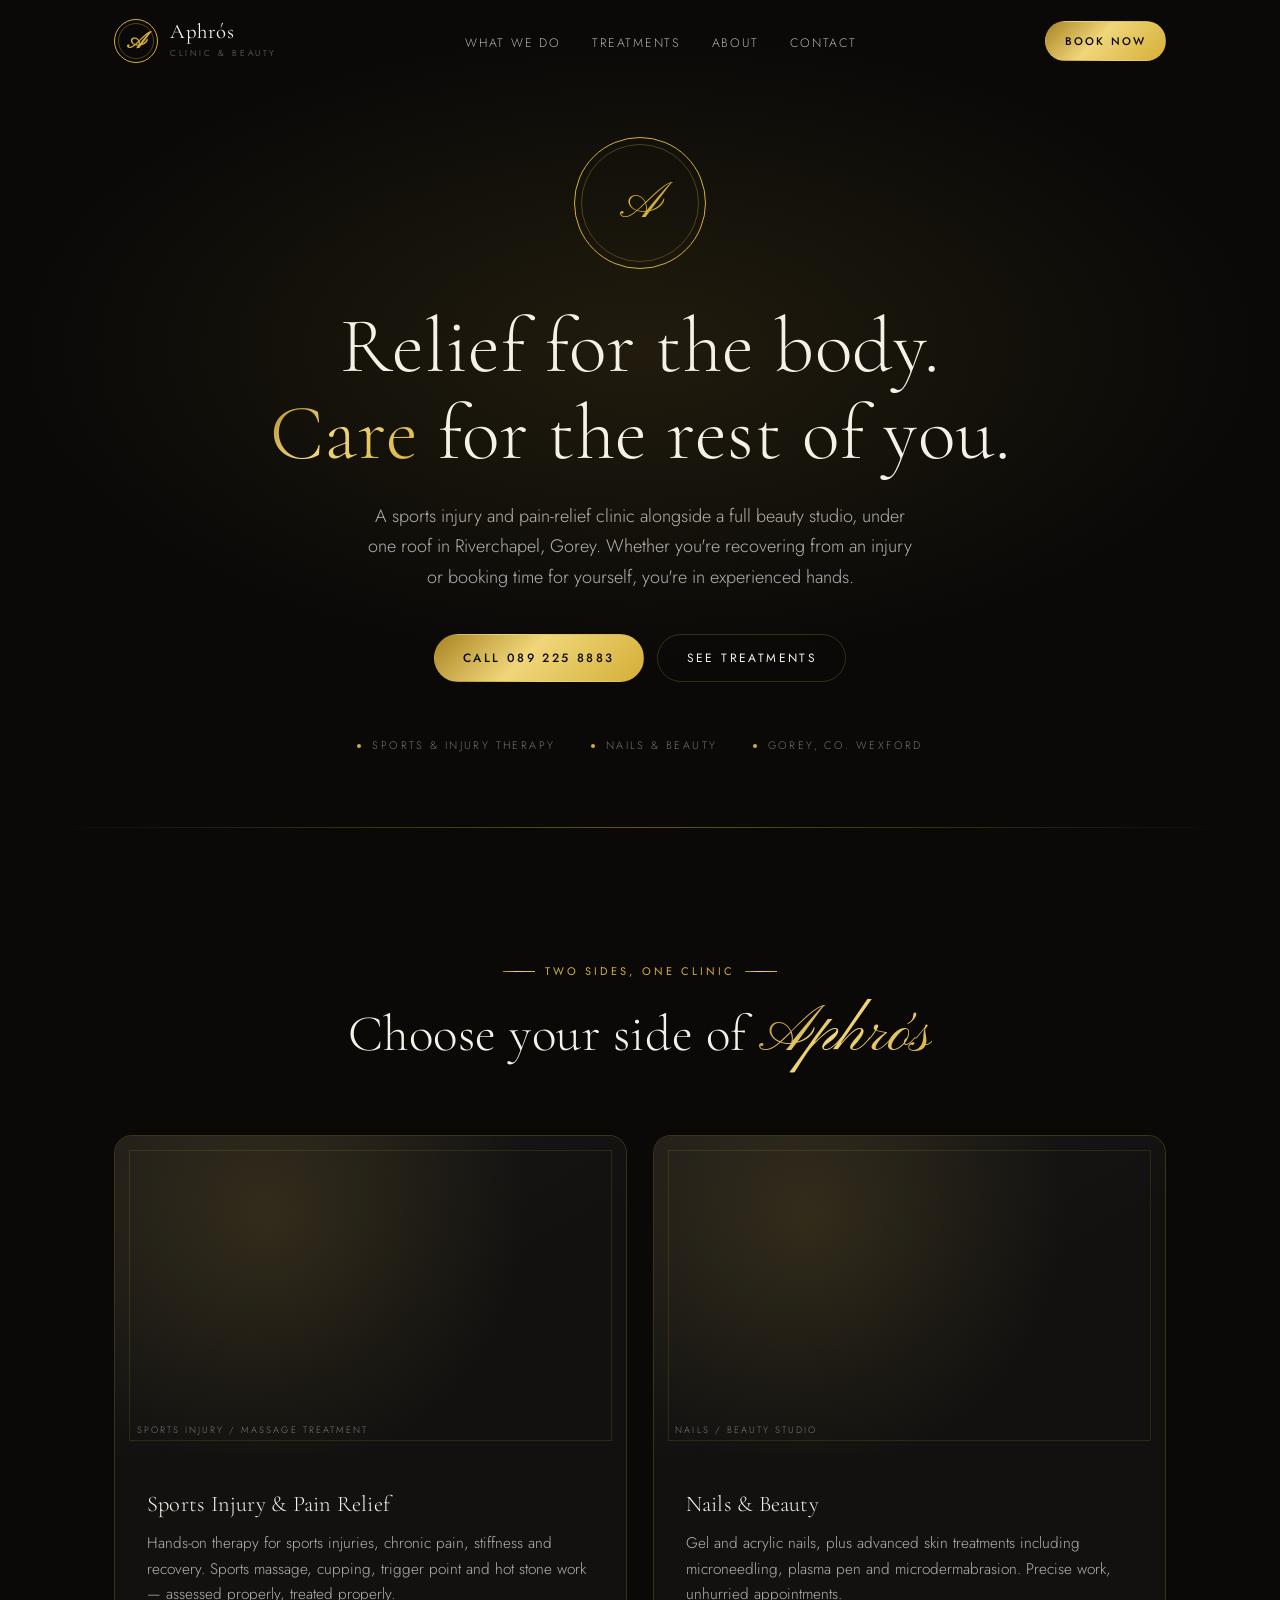
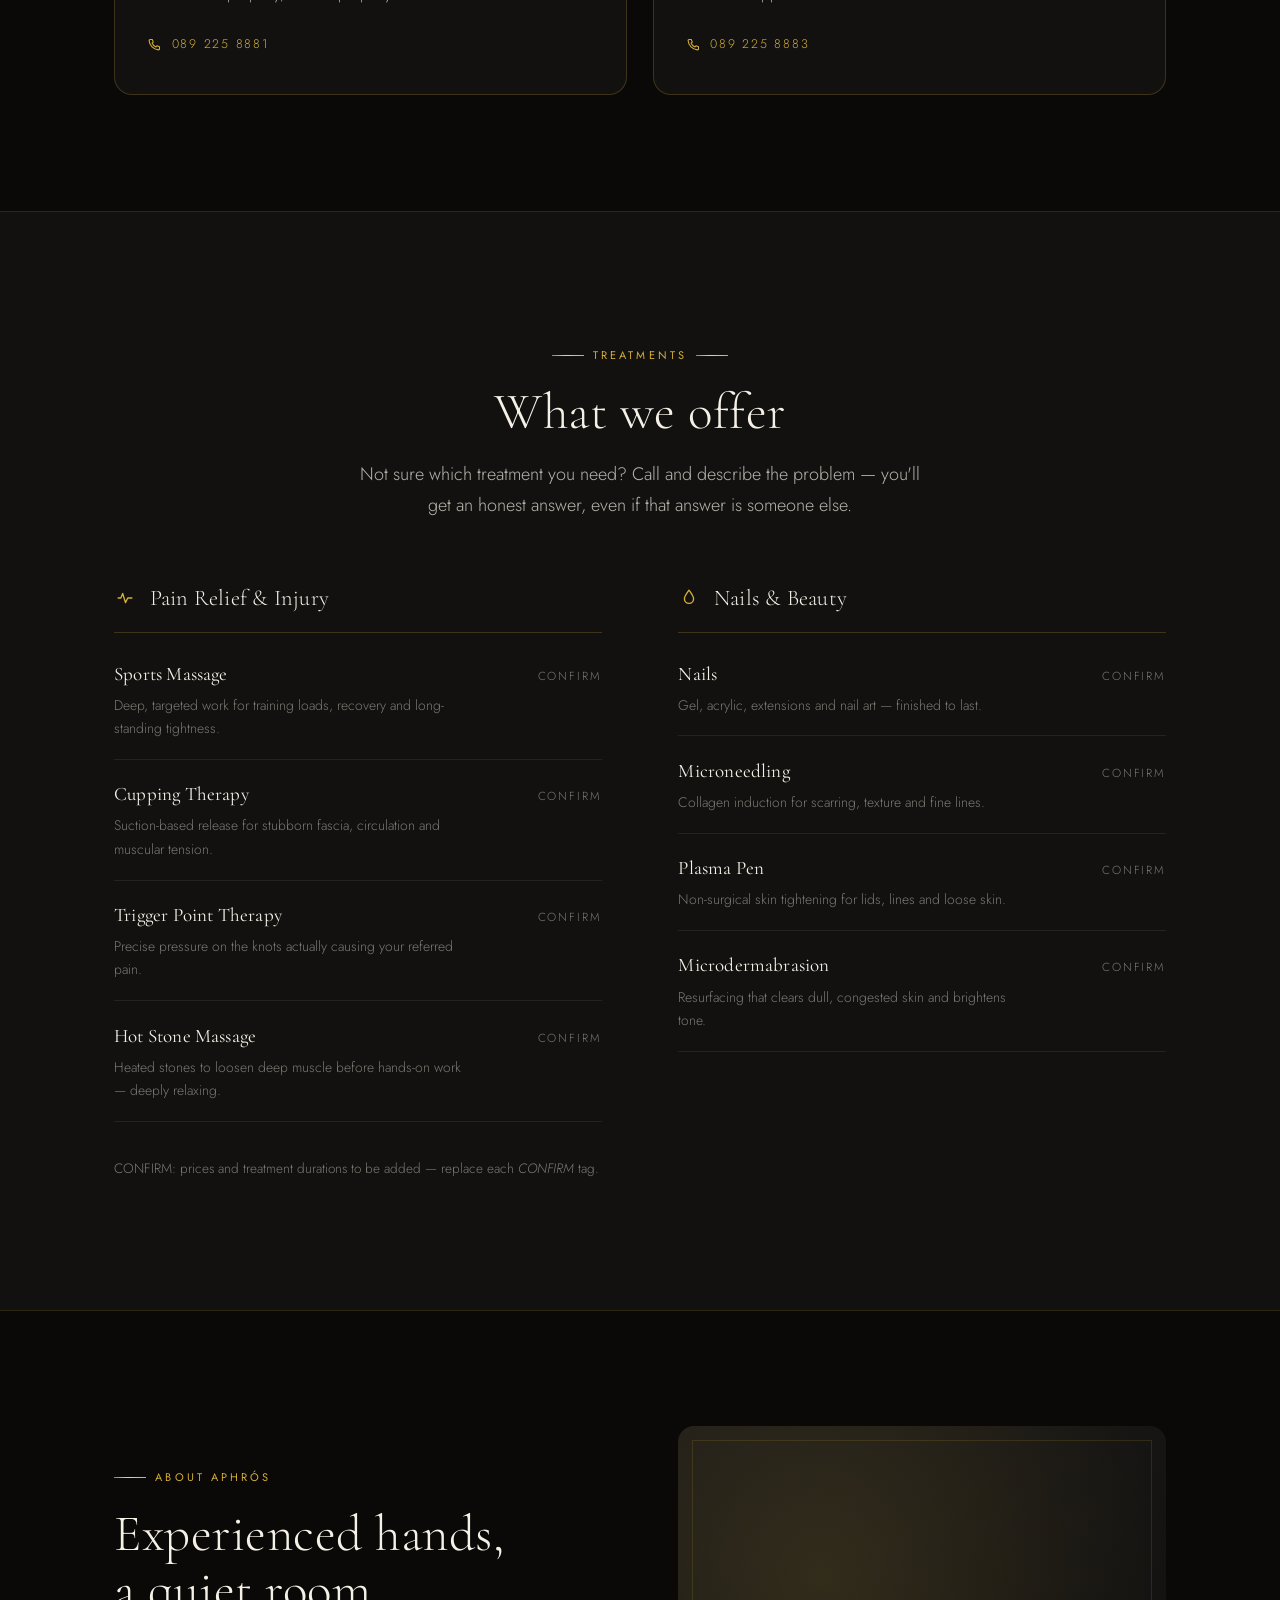
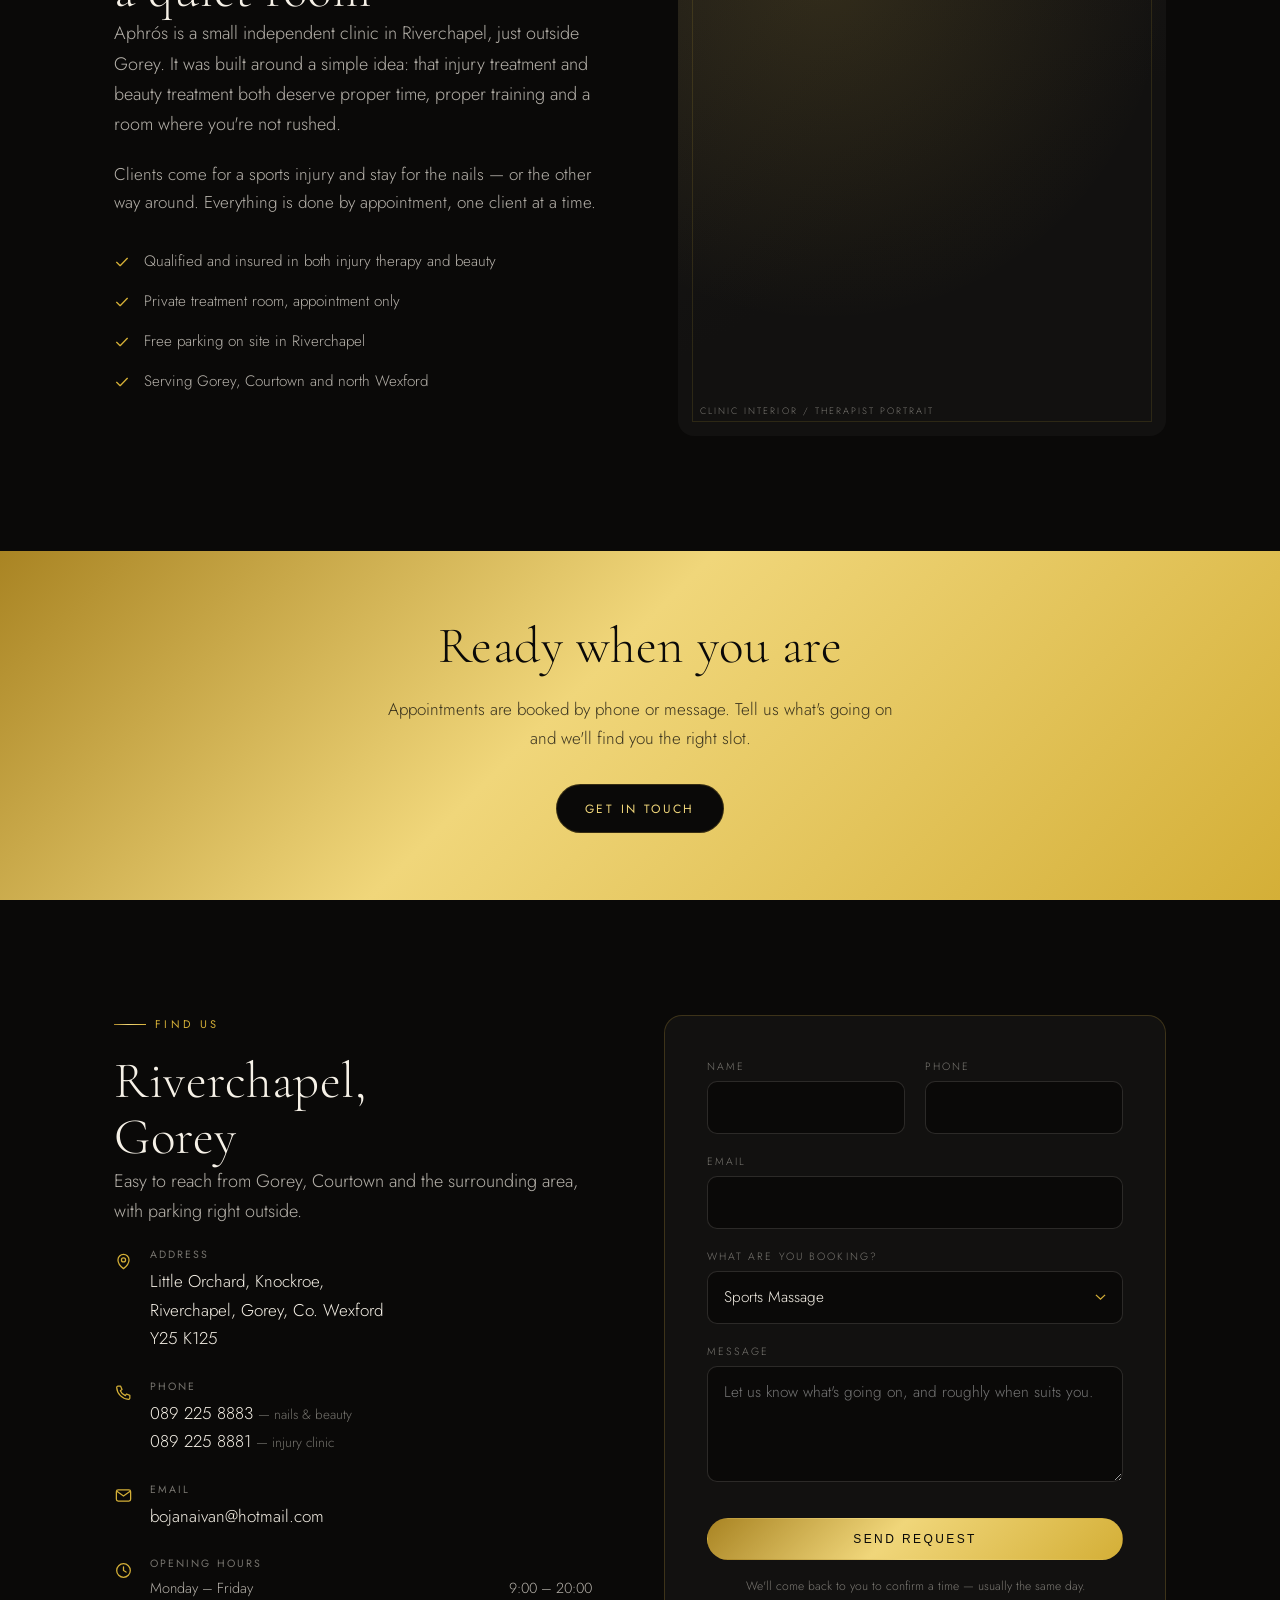
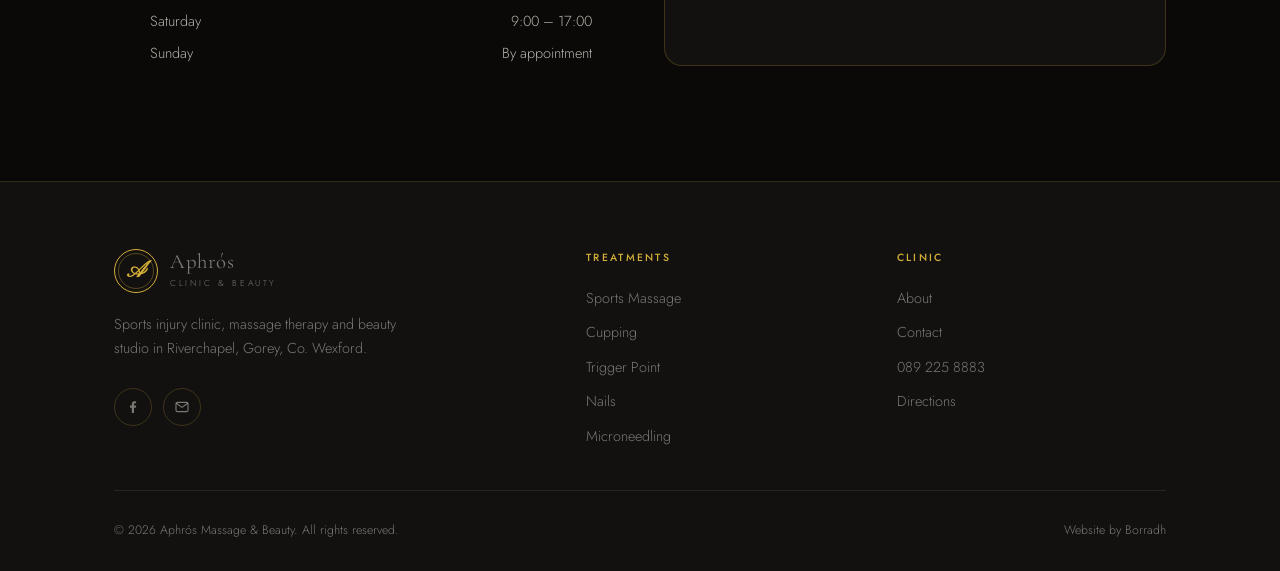
<file: sites/aphros/index.html>
<!doctype html>
<html lang="en">
<head>
<meta charset="utf-8">
<meta name="viewport" content="width=device-width, initial-scale=1">
<title>Aphrós | Sports Injury Clinic, Massage &amp; Beauty — Gorey, Co. Wexford</title>
<meta name="description" content="Aphrós in Riverchapel, Gorey. Sports injury and pain-relief therapies — sports massage, cupping, trigger point, hot stone — alongside nails, microneedling and plasma pen treatments.">
<link rel="icon" href="data:image/svg+xml,<svg xmlns='http://www.w3.org/2000/svg' viewBox='0 0 100 100'><rect width='100' height='100' fill='%230A0908'/><text x='50' y='72' font-size='62' fill='%23D4AF37' font-family='Georgia,serif' text-anchor='middle'>A</text></svg>">
<link rel="preconnect" href="https://fonts.googleapis.com">
<link rel="preconnect" href="https://fonts.gstatic.com" crossorigin>
<link href="https://fonts.googleapis.com/css2?family=Cormorant+Garamond:ital,wght@0,300;0,400;0,500;1,300;1,400&family=Jost:wght@300;400;500&family=Pinyon+Script&display=swap" rel="stylesheet">

<!-- ═══════════════════════════════════════════════════════════
     CONFIRMED FROM CLIENT INFO:
       Address  Little Orchard, Knockroe, Riverchapel, Gorey, Y25 K125
       Phone    089 225 8881 (injury clinic) · 089 225 8883 (nails & beauty)
       Email    bojanaivan@hotmail.com
     TO CONFIRM (search "CONFIRM"): opening hours · prices ·
       whether "MD" = microdermabrasion · real reviews · booking link
     IMAGES: <div class="ph"> placeholders — swap for <img src="assets/…">
     ═══════════════════════════════════════════════════════════ -->

<style>
:root{
  --black:#0A0908; --black-2:#121110; --black-3:#1B1917;
  --cream:#F6F1E7; --cream-70:rgba(246,241,231,.72); --cream-45:rgba(246,241,231,.46);
  --gold:#D4AF37; --gold-lt:#F0D67A; --gold-dk:#A98423;
  --grad:linear-gradient(135deg,#A98423 0%,#F0D67A 44%,#D4AF37 100%);
  --line:rgba(212,175,55,.22);
  --serif:"Cormorant Garamond",Georgia,serif;
  --sans:"Jost",-apple-system,BlinkMacSystemFont,"Segoe UI",Helvetica,Arial,sans-serif;
  --script:"Pinyon Script",cursive;
  --wrap:1180px; --pad:clamp(20px,5vw,64px);
  --ease:cubic-bezier(.22,.61,.36,1);
}
*,*::before,*::after{box-sizing:border-box}
html{scroll-behavior:smooth}
body{
  margin:0;background:var(--black);color:var(--cream);
  font-family:var(--sans);font-weight:300;font-size:17px;line-height:1.68;
  -webkit-font-smoothing:antialiased;overflow-x:hidden;
}
img{max-width:100%;display:block}
a{color:inherit}
.wrap{max-width:var(--wrap);margin:0 auto;padding-inline:var(--pad)}

h1,h2,h3{font-family:var(--serif);font-weight:300;line-height:1.1;margin:0;letter-spacing:.01em}
h1{font-size:clamp(2.8rem,6.6vw,4.9rem)}
h2{font-size:clamp(2rem,4.4vw,3.2rem)}
h3{font-size:1.4rem;line-height:1.28}
p{margin:0 0 1.1em}
.lede{font-size:clamp(1rem,1.55vw,1.13rem);color:var(--cream-70);max-width:56ch}
.gold{
  background:var(--grad);-webkit-background-clip:text;background-clip:text;
  -webkit-text-fill-color:transparent;color:var(--gold);
}
.script{font-family:var(--script);font-weight:400}

.eyebrow{
  font-size:.69rem;font-weight:400;letter-spacing:.28em;text-transform:uppercase;
  color:var(--gold);display:flex;align-items:center;gap:.85em;margin:0 0 1.2rem;
}
.eyebrow::before{content:"";width:32px;height:1px;background:var(--grad);flex:none}
.eyebrow.ctr{justify-content:center}
.eyebrow.ctr::after{content:"";width:32px;height:1px;background:var(--grad)}

/* ─── Buttons ─── */
.btn{
  display:inline-flex;align-items:center;justify-content:center;gap:.6em;
  font-size:.75rem;font-weight:400;letter-spacing:.2em;text-transform:uppercase;
  text-decoration:none;padding:1.1em 2.35em;border-radius:999px;cursor:pointer;
  border:1px solid transparent;transition:all .42s var(--ease);
}
.btn--gold{background:var(--grad);color:var(--black);font-weight:500}
.btn--gold:hover{transform:translateY(-2px);box-shadow:0 14px 34px -14px rgba(212,175,55,.65)}
.btn--out{background:transparent;color:var(--cream);border-color:var(--line)}
.btn--out:hover{border-color:var(--gold);color:var(--gold);transform:translateY(-2px)}
.btn--dark{background:var(--black);color:var(--gold-lt);border-color:var(--line)}
.btn--dark:hover{background:var(--black-3);border-color:var(--gold)}

/* ─── Header ─── */
header{position:fixed;inset:0 0 auto;z-index:100;padding-block:1.2rem;transition:all .45s var(--ease)}
header.stuck{background:rgba(10,9,8,.9);backdrop-filter:blur(14px);padding-block:.72rem;border-bottom:1px solid rgba(212,175,55,.15)}
.nav{display:flex;align-items:center;justify-content:space-between;gap:2rem}
.brand{display:flex;align-items:center;gap:.75rem;text-decoration:none;flex:none}
.brand .mark{
  width:44px;height:44px;border-radius:50%;flex:none;display:grid;place-items:center;
  border:1px solid var(--gold);position:relative;
}
.brand .mark::after{content:"";position:absolute;inset:3px;border:1px solid rgba(212,175,55,.35);border-radius:50%}
.brand .mark b{font-family:var(--script);font-size:1.45rem;line-height:1;color:var(--gold);position:relative;top:1px}
.brand-txt b{display:block;font-family:var(--serif);font-size:1.3rem;font-weight:400;line-height:1;letter-spacing:.03em}
.brand-txt span{display:block;font-size:.54rem;letter-spacing:.3em;text-transform:uppercase;color:var(--cream-45);margin-top:.35em}
.menu{display:flex;align-items:center;gap:2rem;list-style:none;margin:0;padding:0}
.menu a{font-size:.77rem;letter-spacing:.14em;text-transform:uppercase;text-decoration:none;position:relative;padding-block:.3em;white-space:nowrap;color:var(--cream-70);transition:color .3s}
.menu a:hover{color:var(--gold)}
.nav .btn{padding:.88em 1.7em;font-size:.69rem}
.burger{display:none;background:none;border:0;padding:.5rem;cursor:pointer}
.burger span{display:block;width:24px;height:1.5px;background:var(--gold);margin:5px 0;transition:transform .35s var(--ease),opacity .25s}
.burger[aria-expanded="true"] span:nth-child(1){transform:translateY(6.5px) rotate(45deg)}
.burger[aria-expanded="true"] span:nth-child(2){opacity:0}
.burger[aria-expanded="true"] span:nth-child(3){transform:translateY(-6.5px) rotate(-45deg)}

/* ─── Hero ─── */
.hero{
  position:relative;min-height:92vh;display:flex;align-items:center;
  padding-top:8rem;padding-bottom:4rem;text-align:center;overflow:hidden;
}
.hero::before{
  content:"";position:absolute;inset:0;
  background:radial-gradient(ellipse 70% 55% at 50% 42%,rgba(212,175,55,.11),transparent 70%);
  pointer-events:none;
}
.hero::after{
  content:"";position:absolute;left:50%;bottom:0;transform:translateX(-50%);
  width:min(92vw,1180px);height:1px;background:linear-gradient(90deg,transparent,var(--gold),transparent);opacity:.45;
}
.hero .wrap{position:relative;width:100%}
.crest{
  width:clamp(96px,13vw,132px);height:clamp(96px,13vw,132px);margin:0 auto 2.2rem;
  border-radius:50%;border:1px solid var(--gold);display:grid;place-items:center;position:relative;
}
.crest::before{content:"";position:absolute;inset:6px;border:1px solid rgba(212,175,55,.3);border-radius:50%}
.crest span{font-family:var(--script);font-size:clamp(2.5rem,4vw,3.4rem);line-height:1;color:var(--gold);position:relative;top:2px}
.hero h1{margin-bottom:1.5rem}
.hero .lede{margin-inline:auto;margin-bottom:2.6rem}
.hero-cta{display:flex;flex-wrap:wrap;gap:.85rem;justify-content:center}
.hero-tags{
  display:flex;flex-wrap:wrap;gap:.7rem 2.2rem;justify-content:center;
  margin-top:3.4rem;font-size:.68rem;letter-spacing:.22em;text-transform:uppercase;color:var(--cream-45);
}
.hero-tags span{display:flex;align-items:center;gap:.7rem}
.hero-tags span::before{content:"";width:4px;height:4px;border-radius:50%;background:var(--gold);flex:none}

/* ─── Sections ─── */
section{padding-block:clamp(4.5rem,9vw,7.5rem)}
.sec-head{max-width:620px;margin-bottom:clamp(2.8rem,5vw,4rem)}
.sec-head.ctr{margin-inline:auto;text-align:center}
.sec-head p{margin-top:1.2rem}
.sec-head.ctr .lede{margin-inline:auto}

/* ─── Two pillars ─── */
.pillars{display:grid;grid-template-columns:1fr 1fr;gap:1.6rem}
.pillar{
  position:relative;border:1px solid var(--line);border-radius:18px;overflow:hidden;
  background:var(--black-2);transition:transform .5s var(--ease),border-color .5s var(--ease);
}
.pillar:hover{transform:translateY(-6px);border-color:var(--gold)}
.pillar .ph{aspect-ratio:16/10;border-radius:0}
.pillar-body{padding:2.2rem 2rem 2.1rem}
.pillar h3{margin-bottom:.75rem}
.pillar p{color:var(--cream-70);font-size:.96rem;margin-bottom:1.5rem}
.pillar .tel{
  display:inline-flex;align-items:center;gap:.6rem;font-size:.78rem;letter-spacing:.14em;
  text-transform:uppercase;color:var(--gold);text-decoration:none;
}
.pillar .tel svg{width:15px;height:15px}
.pillar .tel:hover{text-decoration:underline;text-underline-offset:4px}

/* image placeholder */
.ph{
  position:relative;width:100%;
  background:linear-gradient(150deg,var(--black-3),var(--black-2) 60%),radial-gradient(circle at 30% 25%,rgba(212,175,55,.14),transparent 60%);
  background-blend-mode:screen;
}
.ph::before{content:"";position:absolute;inset:14px;border:1px solid rgba(212,175,55,.14)}
.ph::after{
  content:attr(data-label);position:absolute;inset:auto 0 0;padding:1.1rem 1.35rem;
  font-size:.58rem;letter-spacing:.22em;text-transform:uppercase;color:var(--cream-45);
}

/* ─── Services lists ─── */
.services{background:var(--black-2);border-block:1px solid rgba(212,175,55,.14)}
.svc-grid{display:grid;grid-template-columns:1fr 1fr;gap:clamp(2.5rem,6vw,5rem)}
.svc-col h3{padding-bottom:1.2rem;border-bottom:1px solid var(--line);margin-bottom:.4rem;display:flex;align-items:center;gap:.85rem}
.svc-col h3 svg{width:22px;height:22px;color:var(--gold);flex:none}
.svc-list{list-style:none;margin:0;padding:0}
.svc-list li{
  display:flex;justify-content:space-between;align-items:baseline;gap:1.5rem;
  padding:1.15rem 0;border-bottom:1px solid rgba(246,241,231,.08);
}
.svc-list strong{font-family:var(--serif);font-size:1.19rem;font-weight:400;letter-spacing:.01em}
.svc-list em{font-style:normal;font-size:.73rem;letter-spacing:.16em;text-transform:uppercase;color:var(--cream-45);white-space:nowrap;flex:none}
.svc-list p{margin:.3em 0 0;font-size:.87rem;color:var(--cream-45);max-width:44ch}
.svc-note{margin-top:2.2rem;font-size:.85rem;color:var(--cream-45)}

/* ─── About ─── */
.split{display:grid;grid-template-columns:1fr 1fr;gap:clamp(2.5rem,6vw,5rem);align-items:center}
.about .ph{aspect-ratio:4/5;border-radius:16px}
.ticks{list-style:none;margin:2rem 0 0;padding:0;display:grid;gap:.9rem}
.ticks li{display:flex;gap:.9rem;align-items:flex-start;font-size:.95rem;color:var(--cream-70)}
.ticks svg{width:16px;height:16px;color:var(--gold);flex:none;margin-top:.36em}

/* ─── Strip ─── */
.strip{
  background:var(--grad);color:var(--black);text-align:center;
  padding-block:clamp(3rem,6vw,4.2rem);
}
.strip h2{color:var(--black);margin-bottom:1.3rem}
.strip p{color:rgba(10,9,8,.78);max-width:52ch;margin-inline:auto;margin-bottom:2rem}

/* ─── Contact ─── */
.contact-grid{display:grid;grid-template-columns:1fr 1.05fr;gap:clamp(2.5rem,6vw,4.5rem)}
.info{display:grid;gap:1.55rem;align-content:start;margin-top:.4rem}
.info-row{display:flex;gap:1.05rem;align-items:flex-start}
.info-row svg{width:19px;height:19px;color:var(--gold);flex:none;margin-top:.32em}
.info-row b{display:block;font-size:.66rem;font-weight:400;letter-spacing:.2em;text-transform:uppercase;color:var(--cream-45);margin-bottom:.32em}
.info-row a{text-decoration:none;color:var(--cream)}
.info-row a:hover{color:var(--gold)}
.hours{display:grid;gap:.5rem;margin-top:.2rem;font-size:.91rem}
.hours div{display:flex;justify-content:space-between;gap:1.5rem;color:var(--cream-70)}

form{background:var(--black-2);border:1px solid var(--line);border-radius:18px;padding:clamp(1.8rem,3.5vw,2.6rem)}
.field{margin-bottom:1.2rem}
.field label{display:block;font-size:.66rem;letter-spacing:.2em;text-transform:uppercase;color:var(--cream-45);margin-bottom:.55em}
.field input,.field select,.field textarea{
  width:100%;font-family:var(--sans);font-size:.96rem;font-weight:300;color:var(--cream);
  background:var(--black);border:1px solid rgba(246,241,231,.14);border-radius:10px;padding:.92em 1.05em;
  transition:border-color .3s;
}
.field textarea{resize:vertical;min-height:116px}
.field input:focus,.field select:focus,.field textarea:focus{outline:none;border-color:var(--gold)}
.field select{appearance:none;background-image:url("data:image/svg+xml,%3Csvg xmlns='http://www.w3.org/2000/svg' viewBox='0 0 12 8'%3E%3Cpath fill='none' stroke='%23D4AF37' stroke-width='1.4' d='M1 1l5 5 5-5'/%3E%3C/svg%3E");background-repeat:no-repeat;background-position:right 1.1em center;background-size:11px;padding-right:2.6em}
.field select option{background:var(--black);color:var(--cream)}
.row2{display:grid;grid-template-columns:1fr 1fr;gap:1.2rem}
form .btn{width:100%;margin-top:.5rem}
.formnote{font-size:.76rem;color:var(--cream-45);margin:1rem 0 0;text-align:center}
.hp{position:absolute;left:-9999px;opacity:0;height:0;overflow:hidden}

/* ─── Footer ─── */
footer{background:var(--black-2);border-top:1px solid rgba(212,175,55,.16);padding-block:clamp(3rem,6vw,4.2rem) 1.9rem;font-size:.9rem;color:var(--cream-45)}
.f-top{display:grid;grid-template-columns:1.6fr 1fr 1fr;gap:2.6rem;padding-bottom:2.6rem;border-bottom:1px solid rgba(246,241,231,.09)}
.f-top p{margin-top:1.2rem;max-width:36ch}
.f-col h4{font-family:var(--sans);font-size:.65rem;font-weight:500;letter-spacing:.22em;text-transform:uppercase;color:var(--gold);margin:0 0 1.2rem}
.f-col ul{list-style:none;margin:0;padding:0;display:grid;gap:.65rem}
.f-col a{text-decoration:none}
.f-col a:hover{color:var(--gold)}
.socials{display:flex;gap:.7rem;margin-top:1.7rem}
.socials a{width:38px;height:38px;border:1px solid var(--line);border-radius:50%;display:grid;place-items:center;transition:all .35s var(--ease)}
.socials a:hover{background:var(--gold);border-color:var(--gold);color:var(--black)}
.socials svg{width:16px;height:16px}
.f-bot{display:flex;flex-wrap:wrap;justify-content:space-between;gap:1rem;padding-top:1.8rem;font-size:.77rem}
.f-bot a{text-decoration:none}
.f-bot a:hover{color:var(--gold)}

/* ─── Reveal ─── */
.rv{opacity:0;transform:translateY(26px);transition:opacity .85s var(--ease),transform .85s var(--ease)}
.rv.in{opacity:1;transform:none}

/* ─── Responsive ─── */
@media (max-width:960px){
  .pillars,.svc-grid,.split,.contact-grid{grid-template-columns:1fr}
  .about .ph{max-width:420px;margin-inline:auto}
  .f-top{grid-template-columns:1fr 1fr}
  .f-top>:first-child{grid-column:1/-1}
}
@media (max-width:780px){
  .burger{display:block}
  .menu{
    position:fixed;inset:0 0 auto;background:var(--black-2);flex-direction:column;gap:0;
    padding:5.6rem var(--pad) 2.4rem;transform:translateY(-100%);transition:transform .5s var(--ease);
    border-bottom:1px solid var(--line);
  }
  .menu.open{transform:none}
  .menu li{width:100%;border-bottom:1px solid rgba(246,241,231,.09)}
  .menu a{display:block;padding:1.15rem 0;font-size:.9rem;letter-spacing:.1em}
  .nav>.btn{display:none}
}
@media (max-width:520px){
  .row2{grid-template-columns:1fr}
  .f-top{grid-template-columns:1fr}
  .svc-list li{flex-direction:column;gap:.3rem}
}
@media (prefers-reduced-motion:reduce){
  *{animation-duration:.01ms!important;transition-duration:.01ms!important}
  html{scroll-behavior:auto}
  .rv{opacity:1;transform:none}
}
</style>
</head>
<body>

<!-- ══ HEADER ══ -->
<header id="hdr">
  <div class="wrap nav">
    <a class="brand" href="#top" aria-label="Aphrós — home">
      <!-- REPLACE with real logo: <img src="assets/logo.png" alt="Aphrós" style="width:46px"> -->
      <span class="mark"><b>A</b></span>
      <span class="brand-txt">
        <b>Aphrós</b>
        <span>Clinic &amp; Beauty</span>
      </span>
    </a>
    <ul class="menu" id="menu">
      <li><a href="#pillars">What We Do</a></li>
      <li><a href="#services">Treatments</a></li>
      <li><a href="#about">About</a></li>
      <li><a href="#contact">Contact</a></li>
    </ul>
    <a class="btn btn--gold" href="#contact">Book Now</a>
    <button class="burger" id="burger" aria-label="Menu" aria-expanded="false" aria-controls="menu">
      <span></span><span></span><span></span>
    </button>
  </div>
</header>

<main id="top">

<!-- ══ HERO ══ -->
<section class="hero">
  <div class="wrap">
    <div class="crest rv"><span>A</span></div>
    <h1 class="rv">Relief for the body.<br><span class="gold">Care</span> for the rest of you.</h1>
    <p class="lede rv">
      A sports injury and pain-relief clinic alongside a full beauty studio, under one roof
      in Riverchapel, Gorey. Whether you're recovering from an injury or booking time for
      yourself, you're in experienced hands.
    </p>
    <div class="hero-cta rv">
      <a class="btn btn--gold" href="tel:+353892258883">Call 089 225 8883</a>
      <a class="btn btn--out" href="#services">See Treatments</a>
    </div>
    <div class="hero-tags rv">
      <span>Sports &amp; Injury Therapy</span>
      <span>Nails &amp; Beauty</span>
      <span>Gorey, Co. Wexford</span>
    </div>
  </div>
</section>

<!-- ══ TWO PILLARS ══ -->
<section id="pillars">
  <div class="wrap">
    <div class="sec-head ctr rv">
      <p class="eyebrow ctr">Two Sides, One Clinic</p>
      <h2>Choose your side of <span class="script gold" style="font-size:1.25em">Aphrós</span></h2>
    </div>
    <div class="pillars">
      <article class="pillar rv">
        <!-- REPLACE: <img src="assets/injury-clinic.jpg" alt="Sports injury treatment"> -->
        <div class="ph" data-label="Sports injury / massage treatment"></div>
        <div class="pillar-body">
          <h3>Sports Injury &amp; Pain Relief</h3>
          <p>Hands-on therapy for sports injuries, chronic pain, stiffness and recovery. Sports massage, cupping, trigger point and hot stone work — assessed properly, treated properly.</p>
          <a class="tel" href="tel:+353892258881">
            <svg viewBox="0 0 24 24" fill="none" stroke="currentColor" stroke-width="1.7"><path d="M5 4h3.4l1.7 4.2-2.1 1.5a12 12 0 006.3 6.3l1.5-2.1L20 15.6V19a1.6 1.6 0 01-1.8 1.6A16 16 0 013.4 5.8 1.6 1.6 0 015 4z" stroke-linejoin="round"/></svg>
            089 225 8881
          </a>
        </div>
      </article>

      <article class="pillar rv">
        <!-- REPLACE: <img src="assets/beauty-studio.jpg" alt="Nails and beauty treatments"> -->
        <div class="ph" data-label="Nails / beauty studio"></div>
        <div class="pillar-body">
          <h3>Nails &amp; Beauty</h3>
          <p>Gel and acrylic nails, plus advanced skin treatments including microneedling, plasma pen and microdermabrasion. Precise work, unhurried appointments.</p>
          <a class="tel" href="tel:+353892258883">
            <svg viewBox="0 0 24 24" fill="none" stroke="currentColor" stroke-width="1.7"><path d="M5 4h3.4l1.7 4.2-2.1 1.5a12 12 0 006.3 6.3l1.5-2.1L20 15.6V19a1.6 1.6 0 01-1.8 1.6A16 16 0 013.4 5.8 1.6 1.6 0 015 4z" stroke-linejoin="round"/></svg>
            089 225 8883
          </a>
        </div>
      </article>
    </div>
  </div>
</section>

<!-- ══ SERVICES ══ -->
<section class="services" id="services">
  <div class="wrap">
    <div class="sec-head ctr rv">
      <p class="eyebrow ctr">Treatments</p>
      <h2>What we offer</h2>
      <p class="lede">Not sure which treatment you need? Call and describe the problem — you'll get an honest answer, even if that answer is someone else.</p>
    </div>

    <div class="svc-grid">
      <div class="svc-col rv">
        <h3>
          <svg viewBox="0 0 24 24" fill="none" stroke="currentColor" stroke-width="1.5"><path d="M4.5 12h3l2-5 3 10 2.5-5h4.5" stroke-linecap="round" stroke-linejoin="round"/></svg>
          Pain Relief &amp; Injury
        </h3>
        <ul class="svc-list">
          <li><div><strong>Sports Massage</strong><p>Deep, targeted work for training loads, recovery and long-standing tightness.</p></div><em>CONFIRM</em></li>
          <li><div><strong>Cupping Therapy</strong><p>Suction-based release for stubborn fascia, circulation and muscular tension.</p></div><em>CONFIRM</em></li>
          <li><div><strong>Trigger Point Therapy</strong><p>Precise pressure on the knots actually causing your referred pain.</p></div><em>CONFIRM</em></li>
          <li><div><strong>Hot Stone Massage</strong><p>Heated stones to loosen deep muscle before hands-on work — deeply relaxing.</p></div><em>CONFIRM</em></li>
        </ul>
      </div>

      <div class="svc-col rv">
        <h3>
          <svg viewBox="0 0 24 24" fill="none" stroke="currentColor" stroke-width="1.5"><path d="M12 3.5c3 4 5 6.8 5 9.4a5 5 0 11-10 0c0-2.6 2-5.4 5-9.4z" stroke-linejoin="round"/></svg>
          Nails &amp; Beauty
        </h3>
        <ul class="svc-list">
          <li><div><strong>Nails</strong><p>Gel, acrylic, extensions and nail art — finished to last.</p></div><em>CONFIRM</em></li>
          <li><div><strong>Microneedling</strong><p>Collagen induction for scarring, texture and fine lines.</p></div><em>CONFIRM</em></li>
          <li><div><strong>Plasma Pen</strong><p>Non-surgical skin tightening for lids, lines and loose skin.</p></div><em>CONFIRM</em></li>
          <li><div><strong>Microdermabrasion</strong><p>Resurfacing that clears dull, congested skin and brightens tone.</p></div><em>CONFIRM</em></li>
        </ul>
      </div>
    </div>
    <p class="svc-note">CONFIRM: prices and treatment durations to be added — replace each <em>CONFIRM</em> tag.</p>
  </div>
</section>

<!-- ══ ABOUT ══ -->
<section class="about" id="about">
  <div class="wrap split">
    <div class="rv">
      <p class="eyebrow">About Aphrós</p>
      <h2>Experienced hands,<br>a quiet room</h2>
      <p class="lede">
        Aphrós is a small independent clinic in Riverchapel, just outside Gorey. It was built
        around a simple idea: that injury treatment and beauty treatment both deserve proper
        time, proper training and a room where you're not rushed.
      </p>
      <p style="color:var(--cream-70)">
        Clients come for a sports injury and stay for the nails — or the other way around.
        Everything is done by appointment, one client at a time.
      </p>
      <ul class="ticks">
        <li><svg viewBox="0 0 24 24" fill="none" stroke="currentColor" stroke-width="2"><path d="M4 12.5l5.2 5L20 6.5" stroke-linecap="round" stroke-linejoin="round"/></svg><span>Qualified and insured in both injury therapy and beauty</span></li>
        <li><svg viewBox="0 0 24 24" fill="none" stroke="currentColor" stroke-width="2"><path d="M4 12.5l5.2 5L20 6.5" stroke-linecap="round" stroke-linejoin="round"/></svg><span>Private treatment room, appointment only</span></li>
        <li><svg viewBox="0 0 24 24" fill="none" stroke="currentColor" stroke-width="2"><path d="M4 12.5l5.2 5L20 6.5" stroke-linecap="round" stroke-linejoin="round"/></svg><span>Free parking on site in Riverchapel</span></li>
        <li><svg viewBox="0 0 24 24" fill="none" stroke="currentColor" stroke-width="2"><path d="M4 12.5l5.2 5L20 6.5" stroke-linecap="round" stroke-linejoin="round"/></svg><span>Serving Gorey, Courtown and north Wexford</span></li>
      </ul>
    </div>
    <div class="rv">
      <!-- REPLACE: <img src="assets/about.jpg" alt="Inside the Aphrós clinic"> -->
      <div class="ph" data-label="Clinic interior / therapist portrait"></div>
    </div>
  </div>
</section>

<!-- ══ CTA STRIP ══ -->
<div class="strip">
  <div class="wrap">
    <h2>Ready when you are</h2>
    <p>Appointments are booked by phone or message. Tell us what's going on and we'll find you the right slot.</p>
    <a class="btn btn--dark" href="#contact">Get In Touch</a>
  </div>
</div>

<!-- ══ CONTACT ══ -->
<section id="contact">
  <div class="wrap contact-grid">
    <div class="rv">
      <p class="eyebrow">Find Us</p>
      <h2>Riverchapel,<br>Gorey</h2>
      <p class="lede">Easy to reach from Gorey, Courtown and the surrounding area, with parking right outside.</p>

      <div class="info">
        <div class="info-row">
          <svg viewBox="0 0 24 24" fill="none" stroke="currentColor" stroke-width="1.6"><path d="M12 21s7-5.4 7-11a7 7 0 10-14 0c0 5.6 7 11 7 11z" stroke-linejoin="round"/><circle cx="12" cy="10" r="2.6"/></svg>
          <div><b>Address</b>
            <a href="https://www.google.com/maps/search/?api=1&query=Little+Orchard+Knockroe+Riverchapel+Gorey+Y25+K125" target="_blank" rel="noopener">
              Little Orchard, Knockroe,<br>Riverchapel, Gorey, Co. Wexford<br>Y25 K125
            </a>
          </div>
        </div>
        <div class="info-row">
          <svg viewBox="0 0 24 24" fill="none" stroke="currentColor" stroke-width="1.6"><path d="M5 4h3.4l1.7 4.2-2.1 1.5a12 12 0 006.3 6.3l1.5-2.1L20 15.6V19a1.6 1.6 0 01-1.8 1.6A16 16 0 013.4 5.8 1.6 1.6 0 015 4z" stroke-linejoin="round"/></svg>
          <div><b>Phone</b>
            <a href="tel:+353892258883">089 225 8883</a> <span style="color:var(--cream-45);font-size:.84rem">— nails &amp; beauty</span><br>
            <a href="tel:+353892258881">089 225 8881</a> <span style="color:var(--cream-45);font-size:.84rem">— injury clinic</span>
          </div>
        </div>
        <div class="info-row">
          <svg viewBox="0 0 24 24" fill="none" stroke="currentColor" stroke-width="1.6"><rect x="3" y="5" width="18" height="14" rx="2.2"/><path d="M3.6 6.5L12 12.6l8.4-6.1"/></svg>
          <div><b>Email</b><a href="mailto:bojanaivan@hotmail.com">bojanaivan@hotmail.com</a></div>
        </div>
        <div class="info-row">
          <svg viewBox="0 0 24 24" fill="none" stroke="currentColor" stroke-width="1.6"><circle cx="12" cy="12" r="8.6"/><path d="M12 7.4V12l3.2 2" stroke-linecap="round"/></svg>
          <div style="width:100%"><b>Opening Hours</b>
            <div class="hours">
              <!-- CONFIRM all hours -->
              <div><span>Monday – Friday</span><span>9:00 – 20:00</span></div>
              <div><span>Saturday</span><span>9:00 – 17:00</span></div>
              <div><span>Sunday</span><span>By appointment</span></div>
            </div>
          </div>
        </div>
      </div>
    </div>

    <!-- Netlify form → emails the address set in Netlify → Forms → Notifications -->
    <form name="booking" method="POST" data-netlify="true" netlify-honeypot="website" class="rv">
      <input type="hidden" name="form-name" value="booking">
      <p class="hp"><label>Leave blank: <input name="website" tabindex="-1" autocomplete="off"></label></p>

      <div class="row2">
        <div class="field"><label for="n">Name</label><input id="n" name="name" type="text" required autocomplete="name"></div>
        <div class="field"><label for="p">Phone</label><input id="p" name="phone" type="tel" required autocomplete="tel"></div>
      </div>
      <div class="field"><label for="e">Email</label><input id="e" name="email" type="email" required autocomplete="email"></div>
      <div class="field">
        <label for="s">What are you booking?</label>
        <select id="s" name="service">
          <optgroup label="Pain Relief &amp; Injury">
            <option>Sports Massage</option><option>Cupping Therapy</option>
            <option>Trigger Point Therapy</option><option>Hot Stone Massage</option>
          </optgroup>
          <optgroup label="Nails &amp; Beauty">
            <option>Nails</option><option>Microneedling</option>
            <option>Plasma Pen</option><option>Microdermabrasion</option>
          </optgroup>
          <option>Not sure — please advise</option>
        </select>
      </div>
      <div class="field"><label for="m">Message</label><textarea id="m" name="message" placeholder="Let us know what's going on, and roughly when suits you."></textarea></div>
      <button class="btn btn--gold" type="submit">Send Request</button>
      <p class="formnote">We'll come back to you to confirm a time — usually the same day.</p>
    </form>
  </div>
</section>

</main>

<!-- ══ FOOTER ══ -->
<footer>
  <div class="wrap">
    <div class="f-top">
      <div>
        <a class="brand" href="#top">
          <span class="mark"><b>A</b></span>
          <span class="brand-txt"><b>Aphrós</b><span>Clinic &amp; Beauty</span></span>
        </a>
        <p>Sports injury clinic, massage therapy and beauty studio in Riverchapel, Gorey, Co. Wexford.</p>
        <div class="socials">
          <a href="https://www.facebook.com/p/Aphr%C3%B3s-Massage-Beauty-100063508755828/" target="_blank" rel="noopener" aria-label="Facebook"><svg viewBox="0 0 24 24" fill="currentColor"><path d="M13.5 21v-8h2.7l.4-3.1h-3.1V7.9c0-.9.25-1.5 1.55-1.5H16.7V3.6c-.29-.04-1.28-.12-2.43-.12-2.4 0-4.05 1.47-4.05 4.17V9.9H7.5V13h2.72v8h3.28z"/></svg></a>
          <a href="mailto:bojanaivan@hotmail.com" aria-label="Email"><svg viewBox="0 0 24 24" fill="none" stroke="currentColor" stroke-width="1.7"><rect x="3" y="5" width="18" height="14" rx="2.2"/><path d="M3.6 6.5L12 12.6l8.4-6.1"/></svg></a>
        </div>
      </div>
      <div class="f-col">
        <h4>Treatments</h4>
        <ul>
          <li><a href="#services">Sports Massage</a></li><li><a href="#services">Cupping</a></li>
          <li><a href="#services">Trigger Point</a></li><li><a href="#services">Nails</a></li>
          <li><a href="#services">Microneedling</a></li>
        </ul>
      </div>
      <div class="f-col">
        <h4>Clinic</h4>
        <ul>
          <li><a href="#about">About</a></li><li><a href="#contact">Contact</a></li>
          <li><a href="tel:+353892258883">089 225 8883</a></li>
          <li><a href="https://www.google.com/maps/search/?api=1&query=Little+Orchard+Knockroe+Riverchapel+Gorey+Y25+K125" target="_blank" rel="noopener">Directions</a></li>
        </ul>
      </div>
    </div>
    <div class="f-bot">
      <span>&copy; <span id="yr">2026</span> Aphrós Massage &amp; Beauty. All rights reserved.</span>
      <span>Website by <a href="https://www.borradh.io" target="_blank" rel="noopener">Borradh</a></span>
    </div>
  </div>
</footer>

<script>
document.getElementById('yr').textContent = new Date().getFullYear();

const hdr = document.getElementById('hdr');
const onScroll = () => hdr.classList.toggle('stuck', window.scrollY > 24);
onScroll(); addEventListener('scroll', onScroll, {passive:true});

const burger = document.getElementById('burger'), menu = document.getElementById('menu');
burger.addEventListener('click', () => {
  const open = menu.classList.toggle('open');
  burger.setAttribute('aria-expanded', open);
});
menu.addEventListener('click', e => {
  if (e.target.tagName === 'A') { menu.classList.remove('open'); burger.setAttribute('aria-expanded','false'); }
});

const io = new IntersectionObserver((entries) => {
  entries.forEach((en, i) => {
    if (en.isIntersecting) {
      setTimeout(() => en.target.classList.add('in'), (i % 4) * 90);
      io.unobserve(en.target);
    }
  });
}, {threshold:.12, rootMargin:'0px 0px -8% 0px'});
document.querySelectorAll('.rv').forEach(el => io.observe(el));
</script>
</body>
</html>
</file>
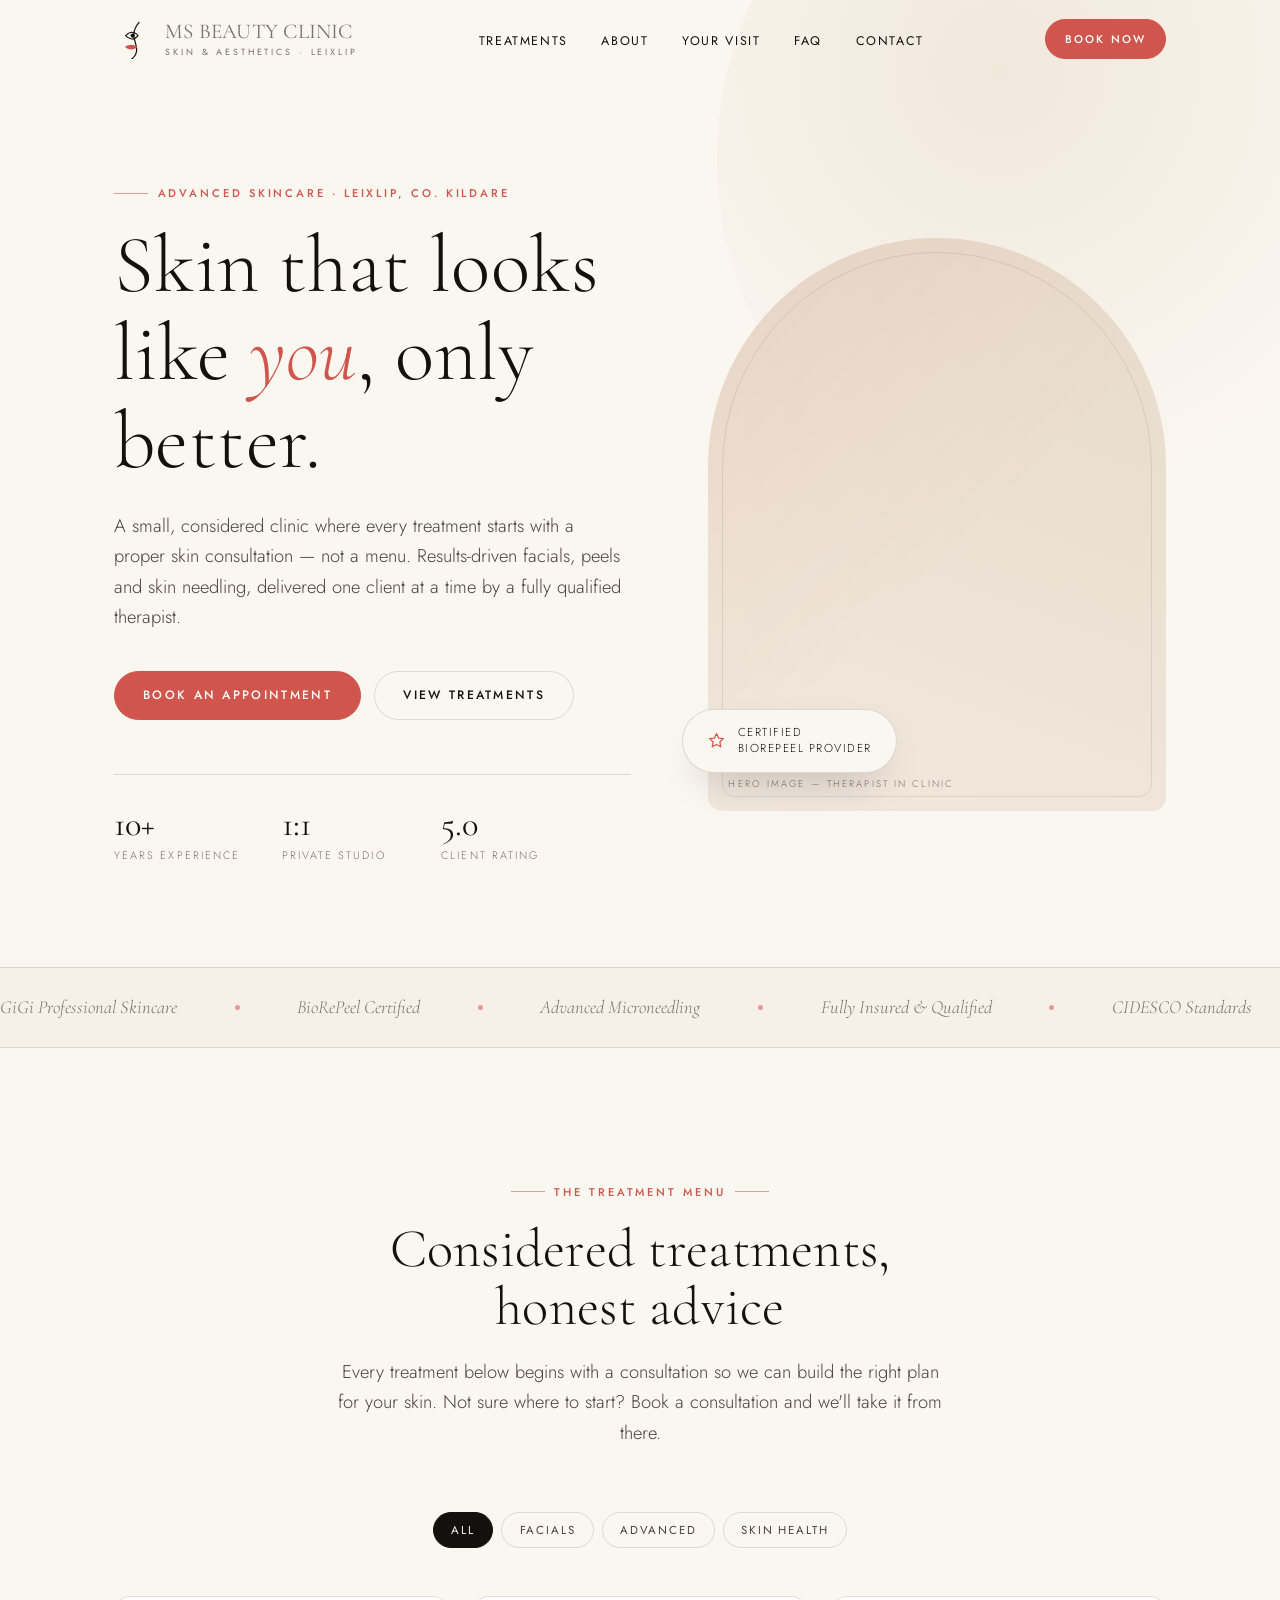
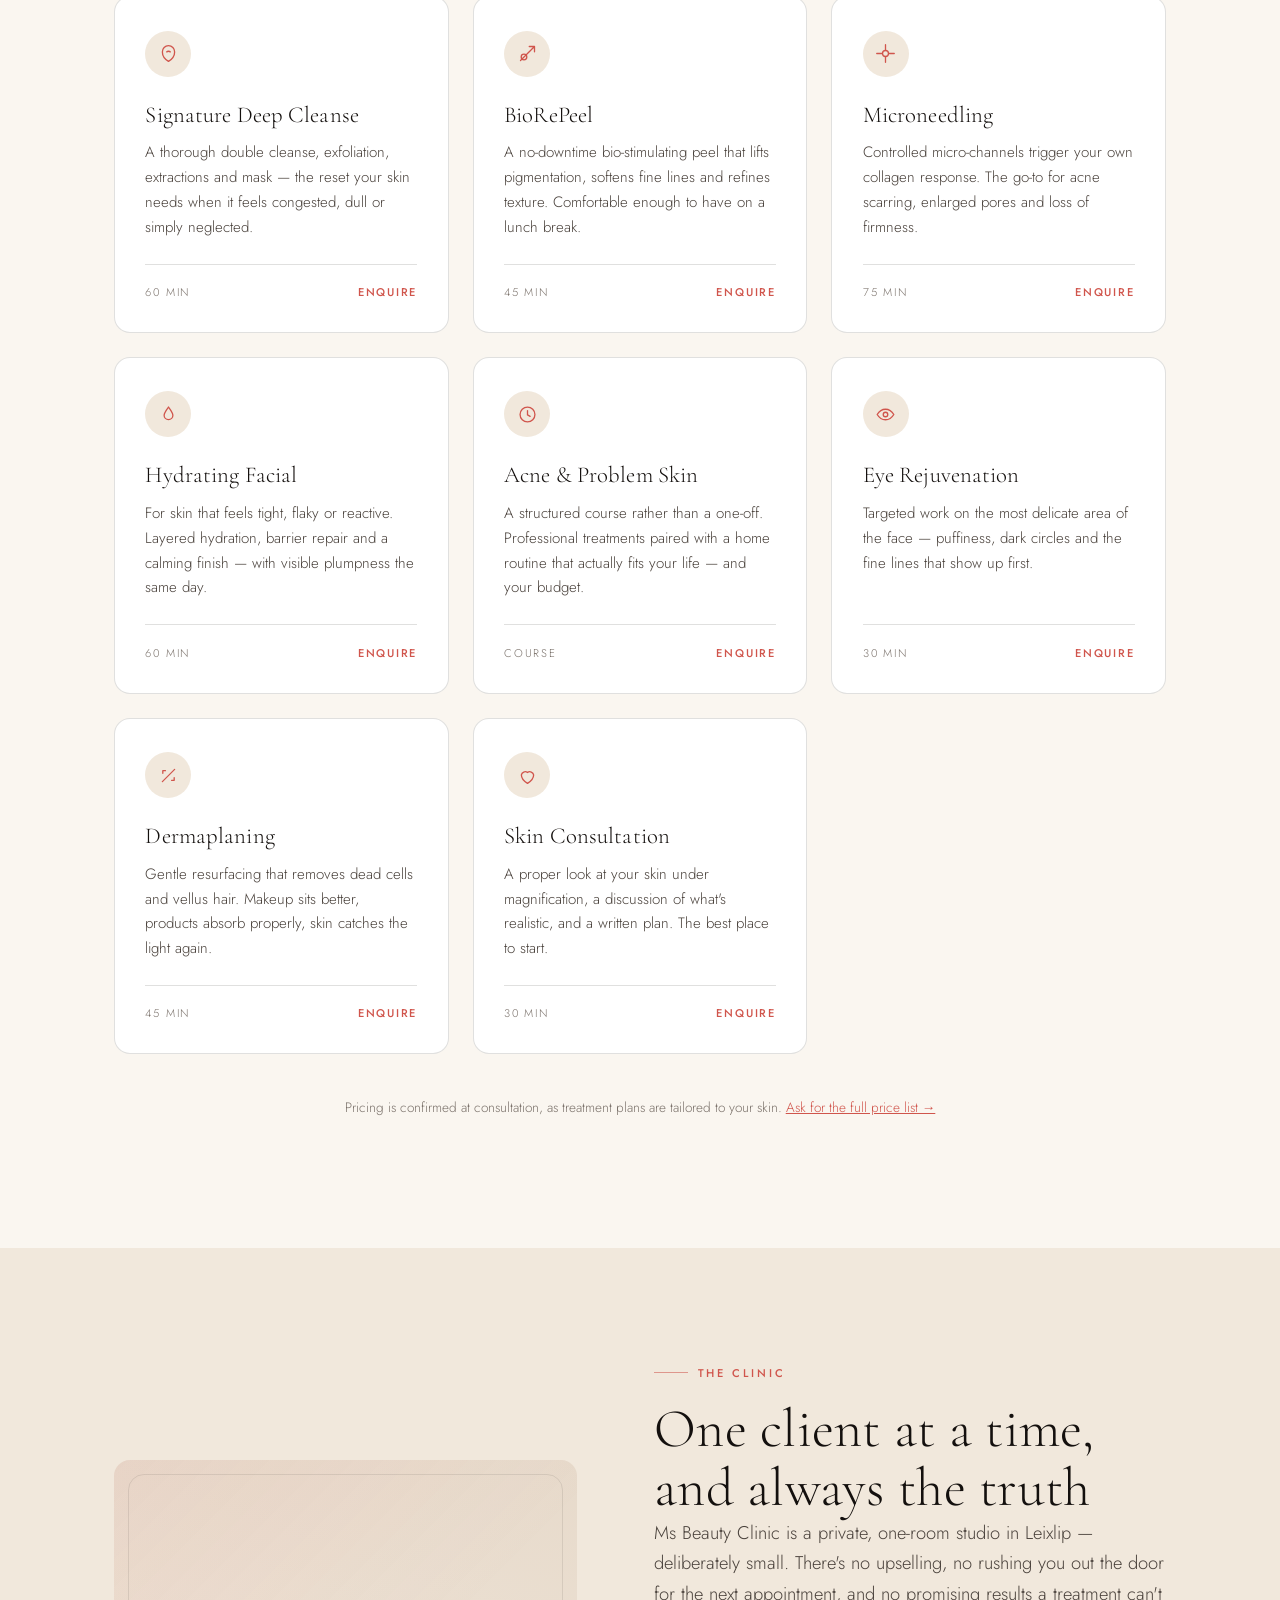
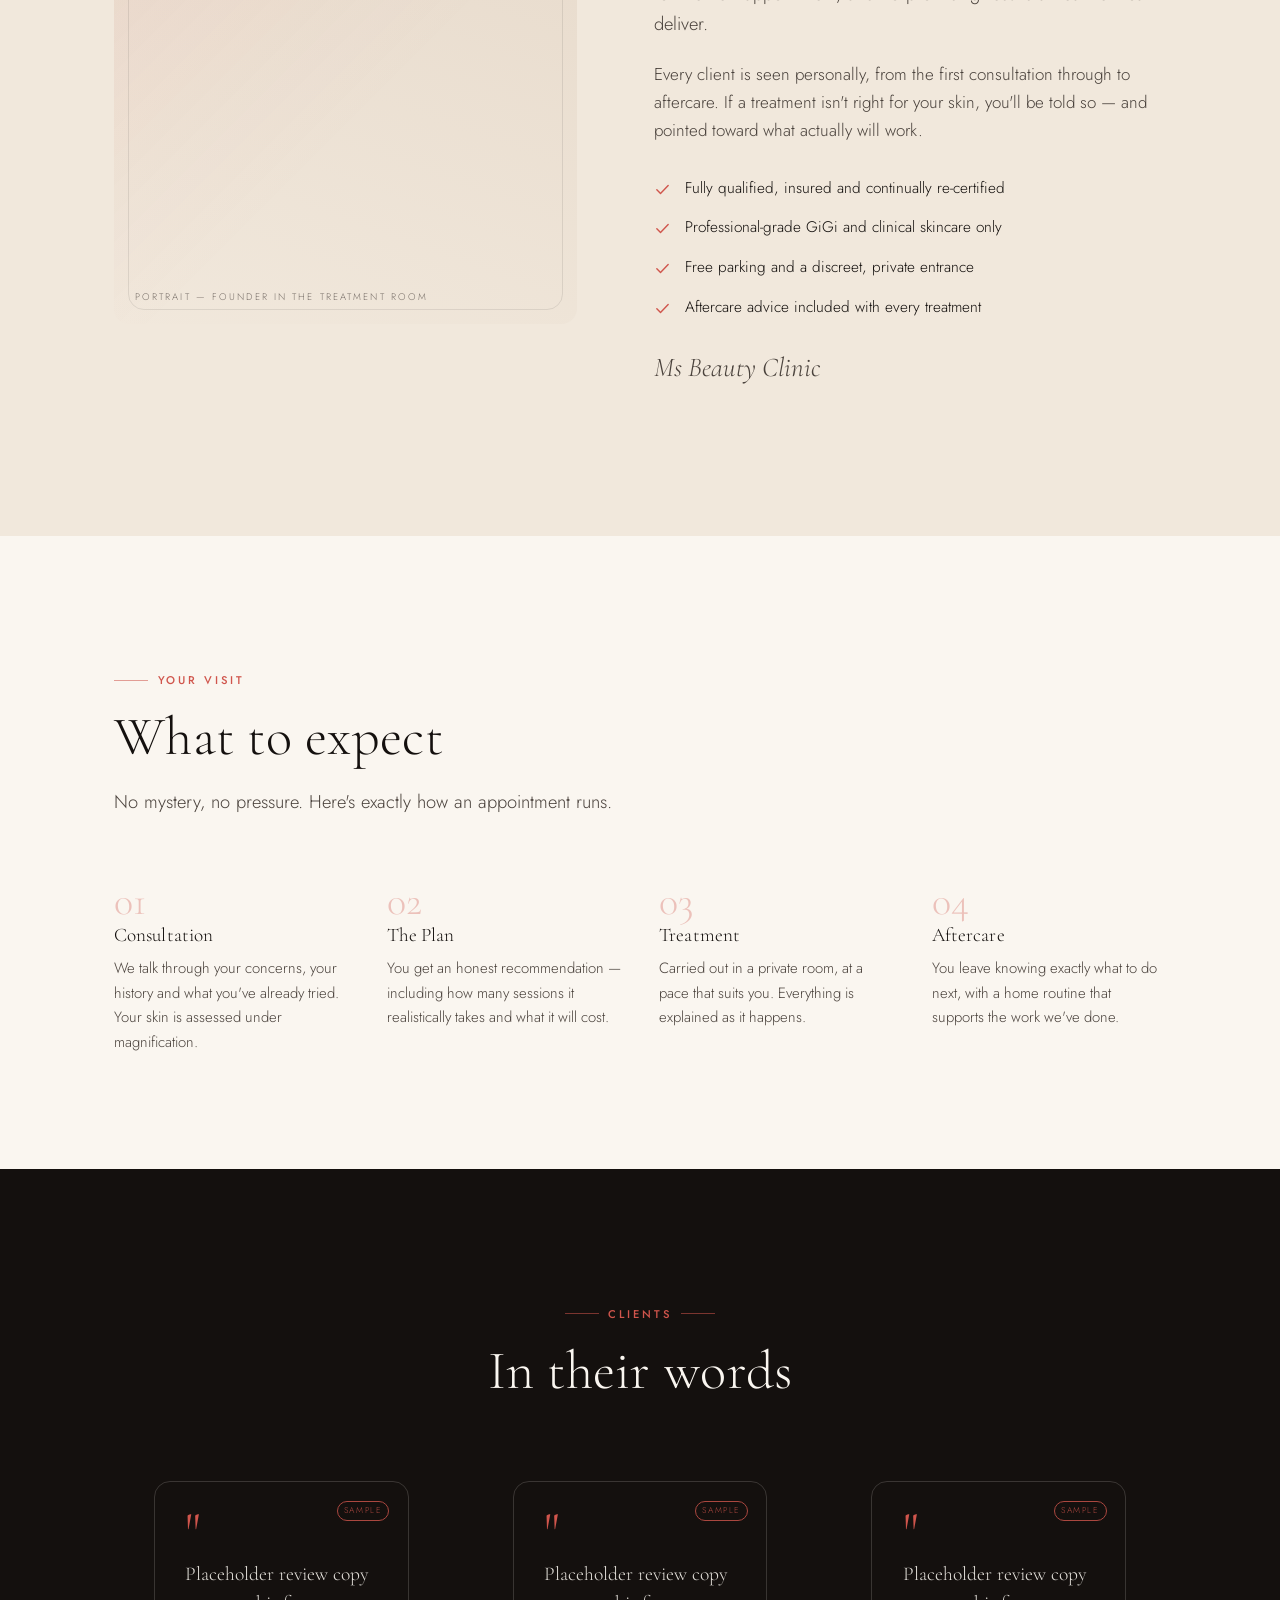
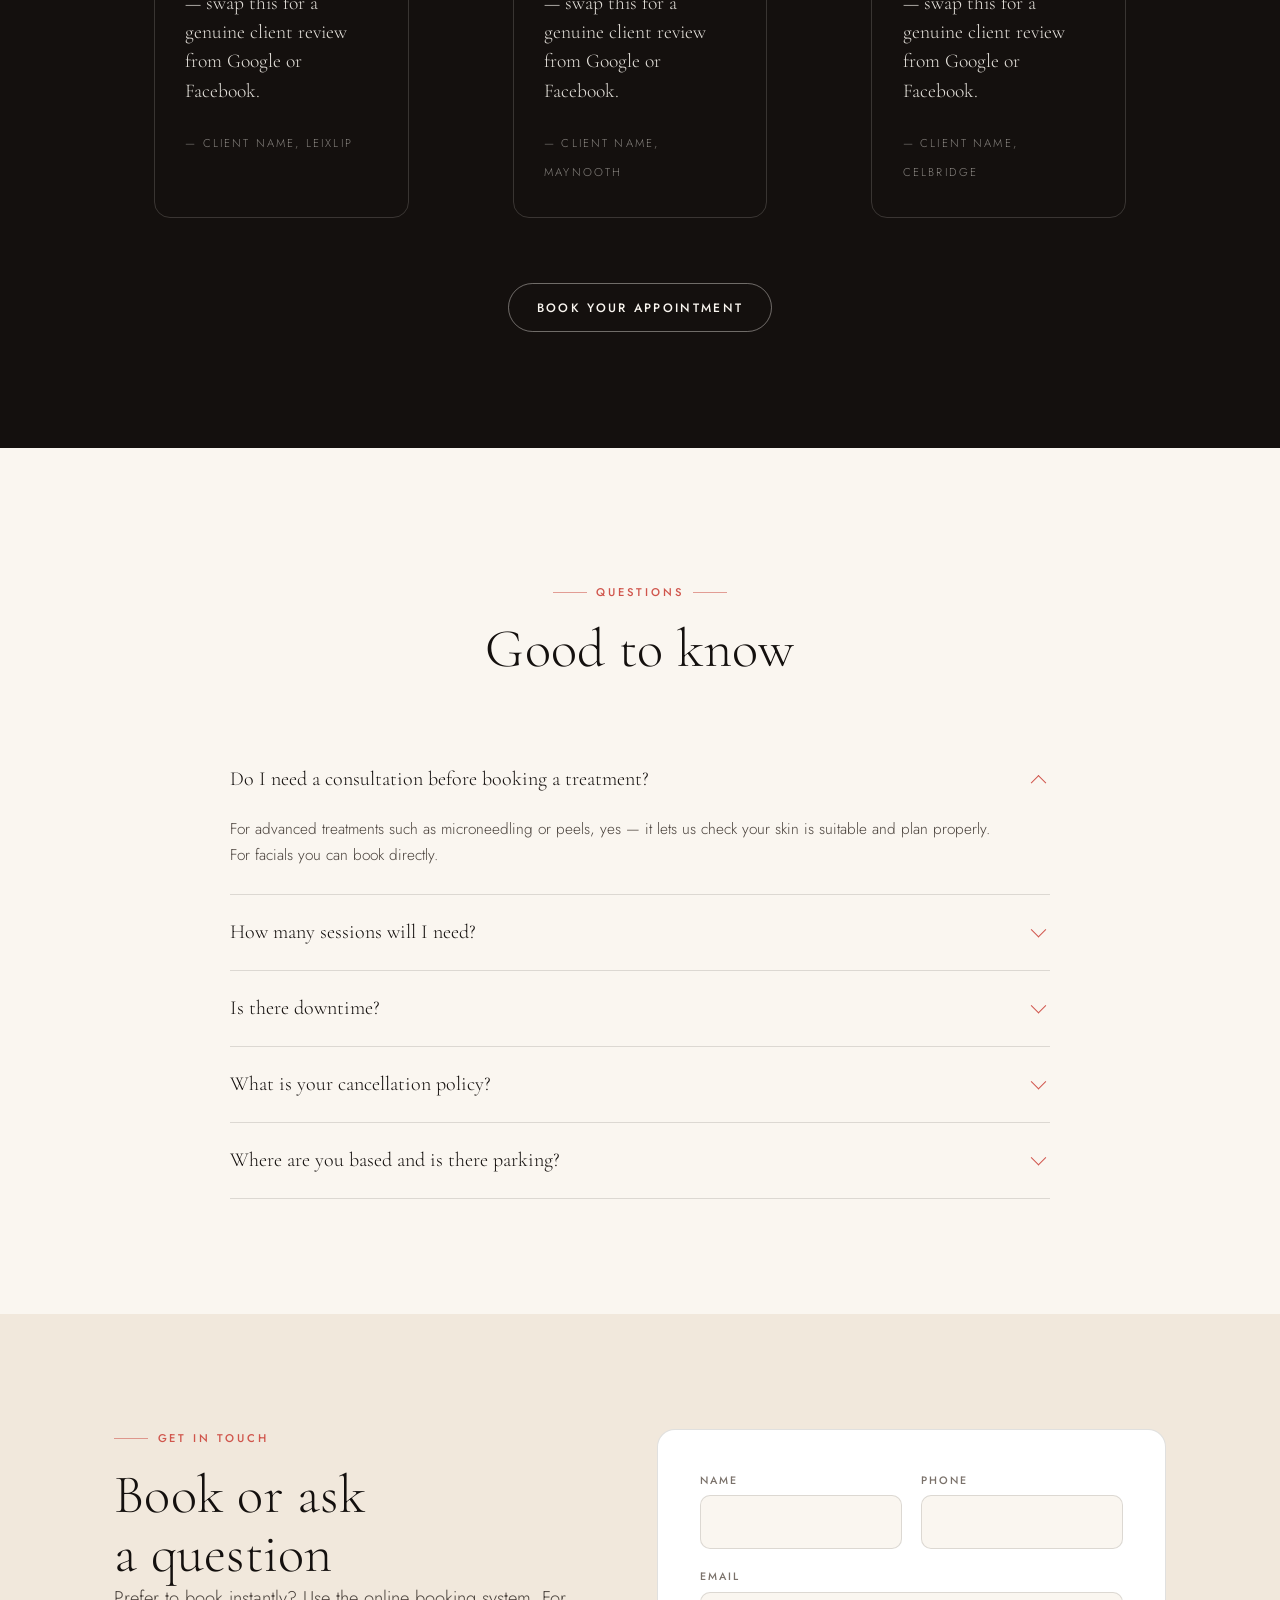
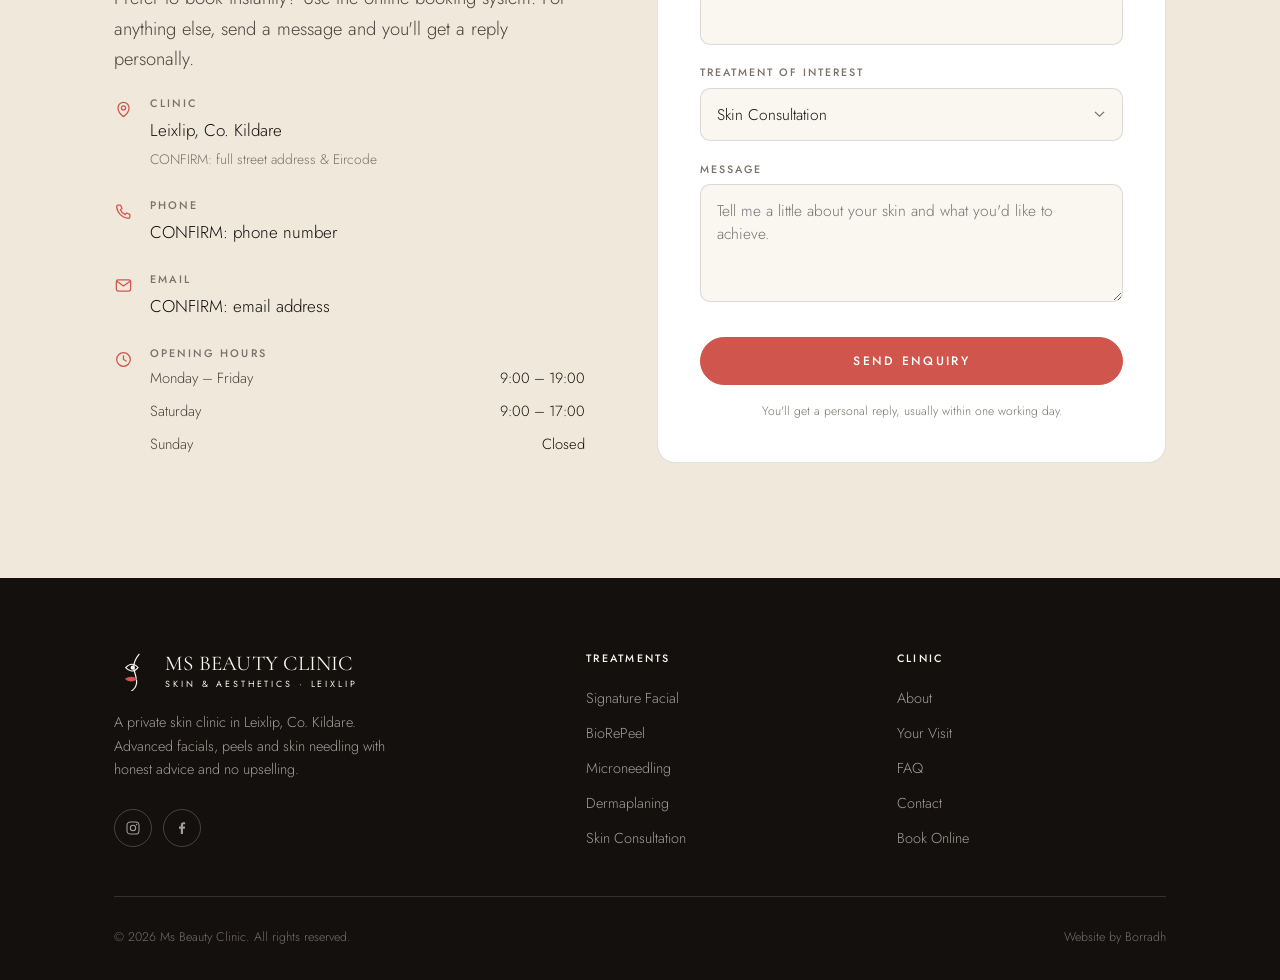
<file: sites/ms-beauty-clinic/index.html>
<!doctype html>
<html lang="en">
<head>
<meta charset="utf-8">
<meta name="viewport" content="width=device-width, initial-scale=1">
<title>Ms Beauty Clinic | Advanced Facials &amp; Skin Treatments, Leixlip</title>
<meta name="description" content="Ms Beauty Clinic in Leixlip, Co. Kildare. Advanced facials, chemical peels, microneedling and results-driven skincare delivered by a qualified skin therapist.">
<link rel="icon" href="data:image/svg+xml,<svg xmlns='http://www.w3.org/2000/svg' viewBox='0 0 100 100'><text y='.9em' font-size='90' font-family='Georgia,serif'>M</text></svg>">
<link rel="preconnect" href="https://fonts.googleapis.com">
<link rel="preconnect" href="https://fonts.gstatic.com" crossorigin>
<link href="https://fonts.googleapis.com/css2?family=Cormorant+Garamond:ital,wght@0,300;0,400;0,500;0,600;1,300;1,400&family=Jost:wght@300;400;500;600&display=swap" rel="stylesheet">

<!-- ═══════════════════════════════════════════════════════════════
     CONTENT TO CONFIRM WITH THE CLIENT  (search for "CONFIRM")
     · Treatment names + descriptions   · Prices (none shown yet)
     · Opening hours                    · Full street address / Eircode
     · Phone number                     · Contact email for the form
     · Real Google reviews to replace the SAMPLE testimonials
     IMAGES: every image is a <div class="ph"> placeholder.
     Replace with  <img src="assets/NAME.jpg" alt="">  — see comments.
     ═══════════════════════════════════════════════════════════════ -->

<style>
/* ─── Tokens ─────────────────────────────────────────────── */
:root{
  --ink:#14100E; --ink-70:#4A423C; --ink-45:#7A716A;
  --cream:#FAF6F0; --cream-2:#F1E8DC; --cream-3:#E7DACB;
  --coral:#D0554C; --coral-dk:#B34239;
  --line:rgba(20,16,14,.13);
  --serif:"Cormorant Garamond",Georgia,"Times New Roman",serif;
  --sans:"Jost",-apple-system,BlinkMacSystemFont,"Segoe UI",Helvetica,Arial,sans-serif;
  --wrap:1180px; --pad:clamp(20px,5vw,64px);
  --ease:cubic-bezier(.22,.61,.36,1);
}
*,*::before,*::after{box-sizing:border-box}
html{scroll-behavior:smooth}
body{
  margin:0;background:var(--cream);color:var(--ink);
  font-family:var(--sans);font-weight:300;font-size:17px;line-height:1.65;
  -webkit-font-smoothing:antialiased;overflow-x:hidden;
}
img{max-width:100%;display:block}
a{color:inherit}
.wrap{max-width:var(--wrap);margin:0 auto;padding-inline:var(--pad)}

h1,h2,h3,.dsp{font-family:var(--serif);font-weight:300;letter-spacing:.005em;line-height:1.08;margin:0}
h1{font-size:clamp(2.9rem,7vw,5.1rem)}
h2{font-size:clamp(2.1rem,4.6vw,3.4rem)}
h3{font-size:1.42rem;line-height:1.25}
p{margin:0 0 1.1em}
.lede{font-size:clamp(1.02rem,1.6vw,1.15rem);color:var(--ink-70);max-width:56ch}

.eyebrow{
  font-family:var(--sans);font-size:.7rem;font-weight:500;
  letter-spacing:.26em;text-transform:uppercase;color:var(--coral);
  display:flex;align-items:center;gap:.85em;margin:0 0 1.15rem;
}
.eyebrow::before{content:"";width:34px;height:1px;background:currentColor;opacity:.55;flex:none}
.eyebrow.ctr{justify-content:center}
.eyebrow.ctr::after{content:"";width:34px;height:1px;background:currentColor;opacity:.55}

/* ─── Buttons ────────────────────────────────────────────── */
.btn{
  --bg:var(--ink); --fg:var(--cream);
  display:inline-flex;align-items:center;justify-content:center;gap:.6em;
  font-family:var(--sans);font-size:.76rem;font-weight:500;
  letter-spacing:.19em;text-transform:uppercase;text-decoration:none;
  padding:1.12em 2.3em;border:1px solid var(--bg);border-radius:999px;
  background:var(--bg);color:var(--fg);cursor:pointer;
  transition:background .4s var(--ease),color .4s var(--ease),border-color .4s var(--ease),transform .4s var(--ease);
}
.btn:hover{transform:translateY(-2px)}
.btn--coral{--bg:var(--coral);--fg:#fff}
.btn--coral:hover{--bg:var(--coral-dk)}
.btn--ghost{--bg:transparent;--fg:var(--ink);border-color:var(--line)}
.btn--ghost:hover{--bg:var(--ink);--fg:var(--cream)}
.btn--light{--bg:transparent;--fg:var(--cream);border-color:rgba(250,246,240,.4)}
.btn--light:hover{--bg:var(--cream);--fg:var(--ink)}

/* ─── Header ─────────────────────────────────────────────── */
header{
  position:fixed;inset:0 0 auto;z-index:100;
  padding-block:1.15rem;transition:background .45s var(--ease),padding .45s var(--ease),box-shadow .45s var(--ease);
}
header.stuck{background:rgba(250,246,240,.94);backdrop-filter:blur(14px);padding-block:.7rem;box-shadow:0 1px 0 var(--line)}
.nav{display:flex;align-items:center;justify-content:space-between;gap:2rem}
.brand{display:flex;align-items:center;gap:.7rem;text-decoration:none;flex:none}
.brand svg{width:40px;height:40px;flex:none}
.brand b{font-family:var(--serif);font-weight:400;font-size:1.32rem;line-height:1;letter-spacing:.01em;display:block}
.brand span{font-family:var(--sans);font-size:.56rem;font-weight:400;letter-spacing:.32em;text-transform:uppercase;color:var(--ink-45);display:block;margin-top:.3em}
.menu{display:flex;align-items:center;gap:2.1rem;list-style:none;margin:0;padding:0}
.menu a{
  font-size:.78rem;font-weight:400;letter-spacing:.13em;text-transform:uppercase;
  text-decoration:none;position:relative;padding-block:.3em;white-space:nowrap;
}
.menu a::after{
  content:"";position:absolute;left:0;bottom:0;width:100%;height:1px;
  background:var(--coral);transform:scaleX(0);transform-origin:right;transition:transform .4s var(--ease);
}
.menu a:hover::after{transform:scaleX(1);transform-origin:left}
.nav .btn{padding:.9em 1.7em;font-size:.7rem}
.burger{display:none;background:none;border:0;padding:.5rem;cursor:pointer}
.burger span{display:block;width:24px;height:1.5px;background:var(--ink);margin:5px 0;transition:transform .35s var(--ease),opacity .25s}
.burger[aria-expanded="true"] span:nth-child(1){transform:translateY(6.5px) rotate(45deg)}
.burger[aria-expanded="true"] span:nth-child(2){opacity:0}
.burger[aria-expanded="true"] span:nth-child(3){transform:translateY(-6.5px) rotate(-45deg)}

/* ─── Hero ───────────────────────────────────────────────── */
.hero{position:relative;padding-top:clamp(9rem,15vw,11.5rem);padding-bottom:clamp(4rem,8vw,7rem);overflow:hidden}
.hero::before{
  content:"";position:absolute;top:-22%;right:-14%;width:58vw;height:58vw;max-width:760px;max-height:760px;
  background:radial-gradient(circle at 38% 38%,var(--cream-2),transparent 66%);border-radius:50%;pointer-events:none;
}
.hero-grid{position:relative;display:grid;grid-template-columns:1.06fr .94fr;gap:clamp(2.5rem,6vw,5.5rem);align-items:center}
.hero h1 em{font-style:italic;color:var(--coral)}
.hero .lede{margin-top:1.6rem}
.hero-cta{display:flex;flex-wrap:wrap;gap:.85rem;margin-top:2.4rem}
.hero-meta{display:flex;flex-wrap:wrap;gap:1.6rem 2.6rem;margin-top:3.4rem;padding-top:2rem;border-top:1px solid var(--line)}
.hero-meta div{min-width:118px}
.hero-meta b{display:block;font-family:var(--serif);font-size:2.15rem;font-weight:400;line-height:1}
.hero-meta small{display:block;margin-top:.45em;font-size:.68rem;letter-spacing:.19em;text-transform:uppercase;color:var(--ink-45)}
.hero-fig{position:relative}
.hero-fig .ph{aspect-ratio:4/5;border-radius:230px 230px 14px 14px}
.hero-badge{
  position:absolute;left:-26px;bottom:38px;background:var(--cream);
  border:1px solid var(--line);border-radius:999px;padding:.95rem 1.5rem;
  display:flex;align-items:center;gap:.75rem;box-shadow:0 18px 44px -22px rgba(20,16,14,.4);
}
.hero-badge svg{width:19px;height:19px;color:var(--coral);flex:none}
.hero-badge span{font-size:.72rem;letter-spacing:.13em;text-transform:uppercase;line-height:1.35}

/* image placeholder — swap for real <img> */
.ph{
  position:relative;width:100%;
  background:
    linear-gradient(135deg,rgba(208,85,76,.07),transparent 55%),
    linear-gradient(200deg,var(--cream-3),var(--cream-2));
  border-radius:14px;overflow:hidden;
}
.ph::after{
  content:attr(data-label);position:absolute;inset:auto 0 0;padding:1.1rem 1.3rem;
  font-size:.6rem;letter-spacing:.22em;text-transform:uppercase;color:var(--ink-45);
}
.ph::before{
  content:"";position:absolute;inset:14px;border:1px solid rgba(20,16,14,.09);border-radius:inherit;
}

/* ─── Marquee / trust ────────────────────────────────────── */
.trust{border-block:1px solid var(--line);padding-block:1.5rem;background:rgba(241,232,220,.42);overflow:hidden}
.trust-track{display:flex;gap:3.6rem;align-items:center;white-space:nowrap;animation:slide 34s linear infinite}
.trust:hover .trust-track{animation-play-state:paused}
@keyframes slide{to{transform:translateX(-50%)}}
.trust-track span{
  font-family:var(--serif);font-size:1.16rem;font-style:italic;color:var(--ink-45);
  display:flex;align-items:center;gap:3.6rem;
}
.trust-track span::after{content:"";width:5px;height:5px;border-radius:50%;background:var(--coral);opacity:.55;flex:none}

/* ─── Sections ───────────────────────────────────────────── */
section{padding-block:clamp(4.5rem,9vw,8rem)}
.sec-head{max-width:640px;margin-bottom:clamp(2.8rem,5vw,4rem)}
.sec-head.ctr{margin-inline:auto;text-align:center}
.sec-head p{margin-top:1.25rem}

/* ─── Treatments ─────────────────────────────────────────── */
.filters{display:flex;flex-wrap:wrap;justify-content:center;gap:.5rem;margin-bottom:3rem}
.filters button{
  font-family:var(--sans);font-size:.72rem;font-weight:400;letter-spacing:.16em;text-transform:uppercase;
  padding:.78em 1.5em;border:1px solid var(--line);border-radius:999px;background:transparent;color:var(--ink-70);
  cursor:pointer;transition:all .35s var(--ease);
}
.filters button:hover{border-color:var(--ink)}
.filters button[aria-pressed="true"]{background:var(--ink);border-color:var(--ink);color:var(--cream)}
.cards{display:grid;grid-template-columns:repeat(auto-fit,minmax(285px,1fr));gap:1.5rem}
.card{
  position:relative;display:flex;flex-direction:column;
  background:#fff;border:1px solid var(--line);border-radius:16px;padding:2.1rem 1.9rem 1.9rem;
  transition:transform .45s var(--ease),box-shadow .45s var(--ease),border-color .45s var(--ease);
}
.card:hover{transform:translateY(-5px);border-color:transparent;box-shadow:0 26px 54px -30px rgba(20,16,14,.42)}
.card-ico{
  width:46px;height:46px;border-radius:50%;display:grid;place-items:center;
  background:var(--cream-2);color:var(--coral);margin-bottom:1.5rem;flex:none;
}
.card-ico svg{width:21px;height:21px}
.card h3{margin-bottom:.7rem}
.card p{font-size:.94rem;color:var(--ink-70);margin-bottom:1.5rem}
.card .meta{
  margin-top:auto;padding-top:1.15rem;border-top:1px solid var(--line);
  display:flex;justify-content:space-between;align-items:center;gap:1rem;
  font-size:.7rem;letter-spacing:.16em;text-transform:uppercase;color:var(--ink-45);
}
.card .meta a{color:var(--coral);text-decoration:none;font-weight:500}
.card .meta a:hover{text-decoration:underline;text-underline-offset:3px}
.note{
  margin-top:2.6rem;text-align:center;font-size:.85rem;color:var(--ink-45);
}

/* ─── About (split) ──────────────────────────────────────── */
.about{background:var(--cream-2)}
.split{display:grid;grid-template-columns:.95fr 1.05fr;gap:clamp(2.5rem,6vw,5rem);align-items:center}
.about .ph{aspect-ratio:1/1;border-radius:16px}
.sig{font-family:var(--serif);font-style:italic;font-size:1.7rem;margin-top:1.6rem;color:var(--ink-70)}
.ticks{list-style:none;margin:2rem 0 0;padding:0;display:grid;gap:.9rem}
.ticks li{display:flex;gap:.9rem;align-items:flex-start;font-size:.96rem}
.ticks svg{width:17px;height:17px;color:var(--coral);flex:none;margin-top:.32em}

/* ─── Process ────────────────────────────────────────────── */
.steps{display:grid;grid-template-columns:repeat(auto-fit,minmax(230px,1fr));gap:2.4rem;counter-reset:s}
.step{counter-increment:s;position:relative;padding-top:2.6rem}
.step::before{
  content:"0" counter(s);position:absolute;top:0;left:0;
  font-family:var(--serif);font-size:2.5rem;line-height:1;color:var(--coral);opacity:.32;
}
.step h3{font-size:1.2rem;margin-bottom:.6rem}
.step p{font-size:.93rem;color:var(--ink-70);margin:0}

/* ─── Testimonials ───────────────────────────────────────── */
.quotes{background:var(--ink);color:var(--cream)}
.quotes .eyebrow{color:var(--coral)}
.quotes h2{color:var(--cream)}
.qgrid{display:grid;grid-template-columns:repeat(auto-fit,minmax(280px,1fr));gap:1.5rem;margin-top:3rem}
.quote{border:1px solid rgba(250,246,240,.16);border-radius:16px;padding:2.1rem 1.9rem;position:relative}
.quote .mark{font-family:var(--serif);font-size:3.4rem;line-height:.6;color:var(--coral);display:block;margin-bottom:.7rem}
.quote p{font-family:var(--serif);font-size:1.22rem;line-height:1.5;color:rgba(250,246,240,.9)}
.quote cite{font-style:normal;font-size:.71rem;letter-spacing:.19em;text-transform:uppercase;color:rgba(250,246,240,.5)}
.sample{
  position:absolute;top:1.15rem;right:1.15rem;font-size:.53rem;letter-spacing:.19em;text-transform:uppercase;
  color:var(--coral);border:1px solid currentColor;border-radius:999px;padding:.28em .7em;opacity:.8;
}

/* ─── FAQ ────────────────────────────────────────────────── */
.faq{max-width:820px;margin-inline:auto}
details{border-bottom:1px solid var(--line)}
summary{
  list-style:none;cursor:pointer;padding:1.5rem 2.5rem 1.5rem 0;position:relative;
  font-family:var(--serif);font-size:1.25rem;line-height:1.35;
}
summary::-webkit-details-marker{display:none}
summary::after{
  content:"";position:absolute;right:.35rem;top:50%;width:11px;height:11px;
  border-right:1.5px solid var(--coral);border-bottom:1.5px solid var(--coral);
  transform:translateY(-70%) rotate(45deg);transition:transform .35s var(--ease);
}
details[open] summary::after{transform:translateY(-25%) rotate(225deg)}
details p{padding:0 2.5rem 1.6rem 0;color:var(--ink-70);font-size:.96rem;margin:0}

/* ─── Contact ────────────────────────────────────────────── */
.contact{background:var(--cream-2)}
.contact-grid{display:grid;grid-template-columns:1fr 1.08fr;gap:clamp(2.5rem,6vw,4.5rem)}
.info{display:grid;gap:1.55rem;align-content:start;margin-top:.4rem}
.info-row{display:flex;gap:1.05rem;align-items:flex-start}
.info-row svg{width:19px;height:19px;color:var(--coral);flex:none;margin-top:.3em}
.info-row b{display:block;font-size:.68rem;font-weight:500;letter-spacing:.19em;text-transform:uppercase;color:var(--ink-45);margin-bottom:.3em}
.info-row a{text-decoration:none}
.info-row a:hover{color:var(--coral)}
.hours{margin-top:.4rem;border-top:1px solid var(--line);padding-top:1.5rem;display:grid;gap:.55rem;font-size:.92rem}
.hours div{display:flex;justify-content:space-between;gap:1.5rem;color:var(--ink-70)}
.hours div span:last-child{color:var(--ink)}

form{background:#fff;border:1px solid var(--line);border-radius:18px;padding:clamp(1.8rem,3.5vw,2.6rem)}
.field{margin-bottom:1.2rem}
.field label{display:block;font-size:.67rem;font-weight:500;letter-spacing:.19em;text-transform:uppercase;color:var(--ink-45);margin-bottom:.55em}
.field input,.field select,.field textarea{
  width:100%;font-family:var(--sans);font-size:.97rem;font-weight:300;color:var(--ink);
  background:var(--cream);border:1px solid var(--line);border-radius:10px;padding:.92em 1.05em;
  transition:border-color .3s,background .3s;
}
.field textarea{resize:vertical;min-height:118px}
.field input:focus,.field select:focus,.field textarea:focus{outline:none;border-color:var(--coral);background:#fff}
.field select{appearance:none;background-image:url("data:image/svg+xml,%3Csvg xmlns='http://www.w3.org/2000/svg' viewBox='0 0 12 8'%3E%3Cpath fill='none' stroke='%237A716A' stroke-width='1.4' d='M1 1l5 5 5-5'/%3E%3C/svg%3E");background-repeat:no-repeat;background-position:right 1.1em center;background-size:11px;padding-right:2.6em}
.row2{display:grid;grid-template-columns:1fr 1fr;gap:1.2rem}
form .btn{width:100%;margin-top:.5rem}
.formnote{font-size:.76rem;color:var(--ink-45);margin:1rem 0 0;text-align:center}
.hp{position:absolute;left:-9999px;opacity:0;height:0;overflow:hidden}

/* ─── Footer ─────────────────────────────────────────────── */
footer{background:var(--ink);color:rgba(250,246,240,.62);padding-block:clamp(3.2rem,6vw,4.5rem) 2rem;font-size:.9rem}
.f-top{display:grid;grid-template-columns:1.6fr 1fr 1fr;gap:2.6rem;padding-bottom:2.8rem;border-bottom:1px solid rgba(250,246,240,.14)}
.f-top .brand b,.f-top .brand span{color:var(--cream)}
.f-top p{margin-top:1.2rem;max-width:38ch;font-size:.9rem}
.f-col h4{font-family:var(--sans);font-size:.67rem;font-weight:500;letter-spacing:.21em;text-transform:uppercase;color:var(--cream);margin:0 0 1.2rem}
.f-col ul{list-style:none;margin:0;padding:0;display:grid;gap:.7rem}
.f-col a{text-decoration:none}
.f-col a:hover{color:var(--coral)}
.socials{display:flex;gap:.7rem;margin-top:1.7rem}
.socials a{width:38px;height:38px;border:1px solid rgba(250,246,240,.22);border-radius:50%;display:grid;place-items:center;transition:all .35s var(--ease)}
.socials a:hover{background:var(--coral);border-color:var(--coral);color:#fff}
.socials svg{width:16px;height:16px}
.f-bot{display:flex;flex-wrap:wrap;justify-content:space-between;gap:1rem;padding-top:1.9rem;font-size:.78rem;color:rgba(250,246,240,.42)}
.f-bot a{text-decoration:none}
.f-bot a:hover{color:var(--cream)}

/* ─── Reveal on scroll ───────────────────────────────────── */
.rv{opacity:0;transform:translateY(26px);transition:opacity .85s var(--ease),transform .85s var(--ease)}
.rv.in{opacity:1;transform:none}

/* ─── Responsive ─────────────────────────────────────────── */
@media (max-width:960px){
  .hero-grid,.split,.contact-grid{grid-template-columns:1fr}
  .hero-fig{order:-1;max-width:430px;margin-inline:auto}
  .hero-fig .ph{aspect-ratio:5/4;border-radius:200px 200px 14px 14px}
  .hero-badge{left:8px}
  .about .ph{max-width:430px;margin-inline:auto}
  .f-top{grid-template-columns:1fr 1fr}
  .f-top>:first-child{grid-column:1/-1}
}
@media (max-width:780px){
  .burger{display:block}
  .menu{
    position:fixed;inset:0 0 auto;background:var(--cream);flex-direction:column;
    gap:0;padding:5.6rem var(--pad) 2.4rem;transform:translateY(-100%);
    transition:transform .5s var(--ease);box-shadow:0 24px 44px -30px rgba(20,16,14,.5);
  }
  .menu.open{transform:none}
  .menu li{width:100%;border-bottom:1px solid var(--line)}
  .menu a{display:block;padding:1.15rem 0;font-size:.92rem;letter-spacing:.1em}
  .nav>.btn{display:none}
}
@media (max-width:520px){
  .row2{grid-template-columns:1fr}
  .f-top{grid-template-columns:1fr}
  .hero-meta{gap:1.4rem 2rem}
  .hero-meta b{font-size:1.8rem}
}
@media (prefers-reduced-motion:reduce){
  *{animation-duration:.01ms!important;transition-duration:.01ms!important}
  html{scroll-behavior:auto}
  .rv{opacity:1;transform:none}
}
</style>
</head>
<body>

<!-- ══ HEADER ═══════════════════════════════════════════════ -->
<header id="hdr">
  <div class="wrap nav">
    <a class="brand" href="#top" aria-label="Ms Beauty Clinic — home">
      <!-- REPLACE with real logo:  <img src="assets/logo.png" alt="Ms Beauty Clinic" style="width:44px"> -->
      <svg viewBox="0 0 48 48" fill="none" aria-hidden="true">
        <path d="M30 4c-5 6-7 12-6 18s4 11 3 17c-.7 4-3 7-6 9" stroke="#14100E" stroke-width="1.5" stroke-linecap="round"/>
        <path d="M14 20c3-3.4 7-5 10.5-3.6 2 .8 3.4 2.3 4.3 3.6-2 2.6-5 4.4-8 4-2.6-.4-5-1.9-6.8-4z" stroke="#14100E" stroke-width="1.3"/>
        <circle cx="22.4" cy="20" r="2.5" fill="#14100E"/>
        <path d="M13 33.4c2.4-1.7 5-2.5 7.6-2.5s5.2.8 7.6 2.5c-2.2 2.2-4.8 3.3-7.6 3.3s-5.4-1.1-7.6-3.3z" fill="#D0554C"/>
      </svg>
      <span>
        <b>Ms Beauty Clinic</b>
        <span>Skin &amp; Aesthetics · Leixlip</span>
      </span>
    </a>

    <ul class="menu" id="menu">
      <li><a href="#treatments">Treatments</a></li>
      <li><a href="#about">About</a></li>
      <li><a href="#process">Your Visit</a></li>
      <li><a href="#faq">FAQ</a></li>
      <li><a href="#contact">Contact</a></li>
    </ul>

    <a class="btn btn--coral" href="https://www.borradh.io/sites/ms-beauty-clinic/venue" target="_blank" rel="noopener">Book Now</a>
    <button class="burger" id="burger" aria-label="Menu" aria-expanded="false" aria-controls="menu">
      <span></span><span></span><span></span>
    </button>
  </div>
</header>

<main id="top">

<!-- ══ HERO ═════════════════════════════════════════════════ -->
<section class="hero">
  <div class="wrap hero-grid">
    <div class="rv">
      <p class="eyebrow">Advanced Skincare · Leixlip, Co. Kildare</p>
      <h1>Skin that looks<br>like <em>you</em>, only<br>better.</h1>
      <p class="lede">
        A small, considered clinic where every treatment starts with a proper skin
        consultation — not a menu. Results-driven facials, peels and skin needling,
        delivered one client at a time by a fully qualified therapist.
      </p>
      <div class="hero-cta">
        <a class="btn btn--coral" href="https://www.borradh.io/sites/ms-beauty-clinic/venue" target="_blank" rel="noopener">Book an Appointment</a>
        <a class="btn btn--ghost" href="#treatments">View Treatments</a>
      </div>
      <div class="hero-meta">
        <!-- CONFIRM these three figures with the client -->
        <div><b>10+</b><small>Years Experience</small></div>
        <div><b>1:1</b><small>Private Studio</small></div>
        <div><b>5.0</b><small>Client Rating</small></div>
      </div>
    </div>

    <div class="hero-fig rv">
      <!-- REPLACE:  <img src="assets/hero-therapist.jpg" alt="Skin therapist at Ms Beauty Clinic"> -->
      <div class="ph" data-label="Hero image — therapist in clinic"></div>
      <div class="hero-badge">
        <svg viewBox="0 0 24 24" fill="none" stroke="currentColor" stroke-width="1.6" aria-hidden="true">
          <path d="M12 2l2.6 5.6 6.1.8-4.5 4.2 1.2 6.1L12 15.8 6.6 18.7l1.2-6.1L3.3 8.4l6.1-.8L12 2z" stroke-linejoin="round"/>
        </svg>
        <span>Certified<br>BioRePeel&nbsp;Provider</span>
      </div>
    </div>
  </div>
</section>

<!-- ══ TRUST MARQUEE ════════════════════════════════════════ -->
<div class="trust" aria-hidden="true">
  <div class="trust-track">
    <span>GiGi Professional Skincare</span><span>BioRePeel Certified</span><span>Advanced Microneedling</span>
    <span>Fully Insured &amp; Qualified</span><span>CIDESCO Standards</span><span>Private 1:1 Studio</span>
    <span>GiGi Professional Skincare</span><span>BioRePeel Certified</span><span>Advanced Microneedling</span>
    <span>Fully Insured &amp; Qualified</span><span>CIDESCO Standards</span><span>Private 1:1 Studio</span>
  </div>
</div>

<!-- ══ TREATMENTS ═══════════════════════════════════════════ -->
<section id="treatments">
  <div class="wrap">
    <div class="sec-head ctr rv">
      <p class="eyebrow ctr">The Treatment Menu</p>
      <h2>Considered treatments,<br>honest advice</h2>
      <p class="lede" style="margin-inline:auto">
        Every treatment below begins with a consultation so we can build the right plan
        for your skin. Not sure where to start? Book a consultation and we'll take it from there.
      </p>
    </div>

    <div class="filters rv" role="group" aria-label="Filter treatments">
      <button aria-pressed="true"  data-f="all">All</button>
      <button aria-pressed="false" data-f="facials">Facials</button>
      <button aria-pressed="false" data-f="advanced">Advanced</button>
      <button aria-pressed="false" data-f="skin">Skin Health</button>
    </div>

    <!-- CONFIRM: names + copy for every card below -->
    <div class="cards" id="cards">

      <article class="card rv" data-c="facials">
        <div class="card-ico"><svg viewBox="0 0 24 24" fill="none" stroke="currentColor" stroke-width="1.5"><path d="M12 3c4 0 7 3.2 7 7.2 0 5-3.4 8.6-7 10.8-3.6-2.2-7-5.8-7-10.8C5 6.2 8 3 12 3z" stroke-linejoin="round"/><path d="M9.5 10.5c1.6-1.4 3.4-1.4 5 0"/></svg></div>
        <h3>Signature Deep Cleanse</h3>
        <p>A thorough double cleanse, exfoliation, extractions and mask — the reset your skin needs when it feels congested, dull or simply neglected.</p>
        <div class="meta"><span>60 min</span><a href="#contact">Enquire</a></div>
      </article>

      <article class="card rv" data-c="advanced">
        <div class="card-ico"><svg viewBox="0 0 24 24" fill="none" stroke="currentColor" stroke-width="1.5"><path d="M4 20L20 4M14 4h6v6" stroke-linecap="round" stroke-linejoin="round"/><circle cx="8" cy="16" r="3.2"/></svg></div>
        <h3>BioRePeel</h3>
        <p>A no-downtime bio-stimulating peel that lifts pigmentation, softens fine lines and refines texture. Comfortable enough to have on a lunch break.</p>
        <div class="meta"><span>45 min</span><a href="#contact">Enquire</a></div>
      </article>

      <article class="card rv" data-c="advanced">
        <div class="card-ico"><svg viewBox="0 0 24 24" fill="none" stroke="currentColor" stroke-width="1.5"><path d="M12 2v6M12 16v6M2 12h6M16 12h6" stroke-linecap="round"/><circle cx="12" cy="12" r="3.4"/></svg></div>
        <h3>Microneedling</h3>
        <p>Controlled micro-channels trigger your own collagen response. The go-to for acne scarring, enlarged pores and loss of firmness.</p>
        <div class="meta"><span>75 min</span><a href="#contact">Enquire</a></div>
      </article>

      <article class="card rv" data-c="skin">
        <div class="card-ico"><svg viewBox="0 0 24 24" fill="none" stroke="currentColor" stroke-width="1.5"><path d="M12 3.5c3 4 5 6.8 5 9.4a5 5 0 11-10 0c0-2.6 2-5.4 5-9.4z" stroke-linejoin="round"/></svg></div>
        <h3>Hydrating Facial</h3>
        <p>For skin that feels tight, flaky or reactive. Layered hydration, barrier repair and a calming finish — with visible plumpness the same day.</p>
        <div class="meta"><span>60 min</span><a href="#contact">Enquire</a></div>
      </article>

      <article class="card rv" data-c="skin">
        <div class="card-ico"><svg viewBox="0 0 24 24" fill="none" stroke="currentColor" stroke-width="1.5"><circle cx="12" cy="12" r="8.5"/><path d="M12 7.5v4.8l3 1.8" stroke-linecap="round"/></svg></div>
        <h3>Acne &amp; Problem Skin</h3>
        <p>A structured course rather than a one-off. Professional treatments paired with a home routine that actually fits your life — and your budget.</p>
        <div class="meta"><span>Course</span><a href="#contact">Enquire</a></div>
      </article>

      <article class="card rv" data-c="facials">
        <div class="card-ico"><svg viewBox="0 0 24 24" fill="none" stroke="currentColor" stroke-width="1.5"><path d="M2.5 12s3.6-6 9.5-6 9.5 6 9.5 6-3.6 6-9.5 6-9.5-6-9.5-6z" stroke-linejoin="round"/><circle cx="12" cy="12" r="2.6"/></svg></div>
        <h3>Eye Rejuvenation</h3>
        <p>Targeted work on the most delicate area of the face — puffiness, dark circles and the fine lines that show up first.</p>
        <div class="meta"><span>30 min</span><a href="#contact">Enquire</a></div>
      </article>

      <article class="card rv" data-c="advanced">
        <div class="card-ico"><svg viewBox="0 0 24 24" fill="none" stroke="currentColor" stroke-width="1.5"><path d="M5 19L19 5" stroke-linecap="round"/><path d="M8.5 6.5h-3v3M15.5 17.5h3v-3" stroke-linecap="round" stroke-linejoin="round"/></svg></div>
        <h3>Dermaplaning</h3>
        <p>Gentle resurfacing that removes dead cells and vellus hair. Makeup sits better, products absorb properly, skin catches the light again.</p>
        <div class="meta"><span>45 min</span><a href="#contact">Enquire</a></div>
      </article>

      <article class="card rv" data-c="skin">
        <div class="card-ico"><svg viewBox="0 0 24 24" fill="none" stroke="currentColor" stroke-width="1.5"><path d="M12 21s-7-4.4-7-9.6A4.4 4.4 0 0112 8.6 4.4 4.4 0 0119 11.4C19 16.6 12 21 12 21z" stroke-linejoin="round"/></svg></div>
        <h3>Skin Consultation</h3>
        <p>A proper look at your skin under magnification, a discussion of what's realistic, and a written plan. The best place to start.</p>
        <div class="meta"><span>30 min</span><a href="#contact">Enquire</a></div>
      </article>

    </div>
    <p class="note">Pricing is confirmed at consultation, as treatment plans are tailored to your skin. <a href="#contact" style="color:var(--coral)">Ask for the full price list →</a></p>
  </div>
</section>

<!-- ══ ABOUT ════════════════════════════════════════════════ -->
<section class="about" id="about">
  <div class="wrap split">
    <div class="rv">
      <!-- REPLACE:  <img src="assets/about-portrait.jpg" alt="Founder of Ms Beauty Clinic"> -->
      <div class="ph" data-label="Portrait — founder in the treatment room"></div>
    </div>
    <div class="rv">
      <p class="eyebrow">The Clinic</p>
      <h2>One client at a time,<br>and always the truth</h2>
      <p class="lede">
        Ms Beauty Clinic is a private, one-room studio in Leixlip — deliberately small.
        There's no upselling, no rushing you out the door for the next appointment,
        and no promising results a treatment can't deliver.
      </p>
      <p style="color:var(--ink-70)">
        Every client is seen personally, from the first consultation through to aftercare.
        If a treatment isn't right for your skin, you'll be told so — and pointed toward
        what actually will work.
      </p>
      <ul class="ticks">
        <li><svg viewBox="0 0 24 24" fill="none" stroke="currentColor" stroke-width="2"><path d="M4 12.5l5.2 5L20 6.5" stroke-linecap="round" stroke-linejoin="round"/></svg><span>Fully qualified, insured and continually re-certified</span></li>
        <li><svg viewBox="0 0 24 24" fill="none" stroke="currentColor" stroke-width="2"><path d="M4 12.5l5.2 5L20 6.5" stroke-linecap="round" stroke-linejoin="round"/></svg><span>Professional-grade GiGi and clinical skincare only</span></li>
        <li><svg viewBox="0 0 24 24" fill="none" stroke="currentColor" stroke-width="2"><path d="M4 12.5l5.2 5L20 6.5" stroke-linecap="round" stroke-linejoin="round"/></svg><span>Free parking and a discreet, private entrance</span></li>
        <li><svg viewBox="0 0 24 24" fill="none" stroke="currentColor" stroke-width="2"><path d="M4 12.5l5.2 5L20 6.5" stroke-linecap="round" stroke-linejoin="round"/></svg><span>Aftercare advice included with every treatment</span></li>
      </ul>
      <p class="sig">Ms Beauty Clinic</p>
    </div>
  </div>
</section>

<!-- ══ PROCESS ══════════════════════════════════════════════ -->
<section id="process">
  <div class="wrap">
    <div class="sec-head rv">
      <p class="eyebrow">Your Visit</p>
      <h2>What to expect</h2>
      <p class="lede">No mystery, no pressure. Here's exactly how an appointment runs.</p>
    </div>
    <div class="steps">
      <div class="step rv"><h3>Consultation</h3><p>We talk through your concerns, your history and what you've already tried. Your skin is assessed under magnification.</p></div>
      <div class="step rv"><h3>The Plan</h3><p>You get an honest recommendation — including how many sessions it realistically takes and what it will cost.</p></div>
      <div class="step rv"><h3>Treatment</h3><p>Carried out in a private room, at a pace that suits you. Everything is explained as it happens.</p></div>
      <div class="step rv"><h3>Aftercare</h3><p>You leave knowing exactly what to do next, with a home routine that supports the work we've done.</p></div>
    </div>
  </div>
</section>

<!-- ══ TESTIMONIALS ═════════════════════════════════════════ -->
<section class="quotes">
  <div class="wrap">
    <div class="sec-head ctr rv" style="max-width:600px">
      <p class="eyebrow ctr">Clients</p>
      <h2>In their words</h2>
    </div>
    <!-- ⚠ REPLACE ALL THREE with real Google/Facebook reviews before going live.
         Remove the <span class="sample"> tag from each once replaced. -->
    <div class="qgrid">
      <blockquote class="quote rv"><span class="sample">Sample</span><span class="mark">"</span>
        <p>Placeholder review copy — swap this for a genuine client review from Google or Facebook.</p>
        <cite>— Client name, Leixlip</cite>
      </blockquote>
      <blockquote class="quote rv"><span class="sample">Sample</span><span class="mark">"</span>
        <p>Placeholder review copy — swap this for a genuine client review from Google or Facebook.</p>
        <cite>— Client name, Maynooth</cite>
      </blockquote>
      <blockquote class="quote rv"><span class="sample">Sample</span><span class="mark">"</span>
        <p>Placeholder review copy — swap this for a genuine client review from Google or Facebook.</p>
        <cite>— Client name, Celbridge</cite>
      </blockquote>
    </div>
    <div style="text-align:center;margin-top:3rem">
      <a class="btn btn--light" href="https://www.borradh.io/sites/ms-beauty-clinic/venue" target="_blank" rel="noopener">Book Your Appointment</a>
    </div>
  </div>
</section>

<!-- ══ FAQ ══════════════════════════════════════════════════ -->
<section id="faq">
  <div class="wrap">
    <div class="sec-head ctr rv">
      <p class="eyebrow ctr">Questions</p>
      <h2>Good to know</h2>
    </div>
    <div class="faq rv">
      <details open><summary>Do I need a consultation before booking a treatment?</summary>
        <p>For advanced treatments such as microneedling or peels, yes — it lets us check your skin is suitable and plan properly. For facials you can book directly.</p></details>
      <details><summary>How many sessions will I need?</summary>
        <p>It depends entirely on your skin and your goal. You'll be given a realistic number at consultation rather than an open-ended course.</p></details>
      <details><summary>Is there downtime?</summary>
        <p>Most facials have none. Peels and microneedling can leave the skin pink or flaky for a few days — this is discussed fully beforehand so you can plan around events.</p></details>
      <details><summary>What is your cancellation policy?</summary>
        <p>CONFIRM: please give 24 hours' notice so the appointment can be offered to someone else. Deposit and cancellation terms to be confirmed by the clinic.</p></details>
      <details><summary>Where are you based and is there parking?</summary>
        <p>The clinic is in Leixlip, Co. Kildare, with free parking directly outside. The full address is sent with your booking confirmation.</p></details>
    </div>
  </div>
</section>

<!-- ══ CONTACT ══════════════════════════════════════════════ -->
<section class="contact" id="contact">
  <div class="wrap contact-grid">
    <div class="rv">
      <p class="eyebrow">Get In Touch</p>
      <h2>Book or ask<br>a question</h2>
      <p class="lede">Prefer to book instantly? Use the online booking system. For anything else, send a message and you'll get a reply personally.</p>

      <div class="info">
        <div class="info-row">
          <svg viewBox="0 0 24 24" fill="none" stroke="currentColor" stroke-width="1.6"><path d="M12 21s7-5.4 7-11a7 7 0 10-14 0c0 5.6 7 11 7 11z" stroke-linejoin="round"/><circle cx="12" cy="10" r="2.6"/></svg>
          <div><b>Clinic</b><span>Leixlip, Co. Kildare<br><em style="color:var(--ink-45);font-style:normal;font-size:.86rem">CONFIRM: full street address &amp; Eircode</em></span></div>
        </div>
        <div class="info-row">
          <svg viewBox="0 0 24 24" fill="none" stroke="currentColor" stroke-width="1.6"><path d="M5 4h3.4l1.7 4.2-2.1 1.5a12 12 0 006.3 6.3l1.5-2.1L20 15.6V19a1.6 1.6 0 01-1.8 1.6A16 16 0 013.4 5.8 1.6 1.6 0 015 4z" stroke-linejoin="round"/></svg>
          <div><b>Phone</b><a href="tel:">CONFIRM: phone number</a></div>
        </div>
        <div class="info-row">
          <svg viewBox="0 0 24 24" fill="none" stroke="currentColor" stroke-width="1.6"><rect x="3" y="5" width="18" height="14" rx="2.2"/><path d="M3.6 6.5L12 12.6l8.4-6.1"/></svg>
          <div><b>Email</b><a href="mailto:">CONFIRM: email address</a></div>
        </div>
        <div class="info-row">
          <svg viewBox="0 0 24 24" fill="none" stroke="currentColor" stroke-width="1.6"><circle cx="12" cy="12" r="8.6"/><path d="M12 7.4V12l3.2 2" stroke-linecap="round"/></svg>
          <div style="width:100%"><b>Opening Hours</b>
            <div class="hours" style="border:0;padding:0;margin-top:.2rem">
              <!-- CONFIRM all hours -->
              <div><span>Monday – Friday</span><span>9:00 – 19:00</span></div>
              <div><span>Saturday</span><span>9:00 – 17:00</span></div>
              <div><span>Sunday</span><span>Closed</span></div>
            </div>
          </div>
        </div>
      </div>
    </div>

    <!-- Netlify form: submissions are emailed to the address set in
         Netlify → Site settings → Forms → Form notifications -->
    <form name="enquiry" method="POST" data-netlify="true" netlify-honeypot="company" class="rv">
      <input type="hidden" name="form-name" value="enquiry">
      <p class="hp"><label>Leave this empty: <input name="company" tabindex="-1" autocomplete="off"></label></p>

      <div class="row2">
        <div class="field"><label for="n">Name</label><input id="n" name="name" type="text" required autocomplete="name"></div>
        <div class="field"><label for="p">Phone</label><input id="p" name="phone" type="tel" required autocomplete="tel"></div>
      </div>
      <div class="field"><label for="e">Email</label><input id="e" name="email" type="email" required autocomplete="email"></div>
      <div class="field">
        <label for="t">Treatment of interest</label>
        <select id="t" name="treatment">
          <option>Skin Consultation</option><option>Signature Deep Cleanse</option>
          <option>BioRePeel</option><option>Microneedling</option>
          <option>Hydrating Facial</option><option>Acne &amp; Problem Skin</option>
          <option>Eye Rejuvenation</option><option>Dermaplaning</option>
          <option>Not sure — please advise</option>
        </select>
      </div>
      <div class="field"><label for="m">Message</label><textarea id="m" name="message" placeholder="Tell me a little about your skin and what you'd like to achieve."></textarea></div>
      <button class="btn btn--coral" type="submit">Send Enquiry</button>
      <p class="formnote">You'll get a personal reply, usually within one working day.</p>
    </form>
  </div>
</section>

</main>

<!-- ══ FOOTER ═══════════════════════════════════════════════ -->
<footer>
  <div class="wrap">
    <div class="f-top">
      <div>
        <a class="brand" href="#top">
          <svg viewBox="0 0 48 48" fill="none" aria-hidden="true">
            <path d="M30 4c-5 6-7 12-6 18s4 11 3 17c-.7 4-3 7-6 9" stroke="#FAF6F0" stroke-width="1.5" stroke-linecap="round"/>
            <path d="M14 20c3-3.4 7-5 10.5-3.6 2 .8 3.4 2.3 4.3 3.6-2 2.6-5 4.4-8 4-2.6-.4-5-1.9-6.8-4z" stroke="#FAF6F0" stroke-width="1.3"/>
            <circle cx="22.4" cy="20" r="2.5" fill="#FAF6F0"/>
            <path d="M13 33.4c2.4-1.7 5-2.5 7.6-2.5s5.2.8 7.6 2.5c-2.2 2.2-4.8 3.3-7.6 3.3s-5.4-1.1-7.6-3.3z" fill="#D0554C"/>
          </svg>
          <span><b>Ms Beauty Clinic</b><span>Skin &amp; Aesthetics · Leixlip</span></span>
        </a>
        <p>A private skin clinic in Leixlip, Co. Kildare. Advanced facials, peels and skin needling with honest advice and no upselling.</p>
        <div class="socials">
          <!-- CONFIRM social URLs -->
          <a href="#" aria-label="Instagram"><svg viewBox="0 0 24 24" fill="none" stroke="currentColor" stroke-width="1.6"><rect x="3" y="3" width="18" height="18" rx="5"/><circle cx="12" cy="12" r="4"/><circle cx="17.4" cy="6.6" r="1.1" fill="currentColor" stroke="none"/></svg></a>
          <a href="#" aria-label="Facebook"><svg viewBox="0 0 24 24" fill="currentColor"><path d="M13.5 21v-8h2.7l.4-3.1h-3.1V7.9c0-.9.25-1.5 1.55-1.5H16.7V3.6c-.29-.04-1.28-.12-2.43-.12-2.4 0-4.05 1.47-4.05 4.17V9.9H7.5V13h2.72v8h3.28z"/></svg></a>
        </div>
      </div>
      <div class="f-col">
        <h4>Treatments</h4>
        <ul>
          <li><a href="#treatments">Signature Facial</a></li><li><a href="#treatments">BioRePeel</a></li>
          <li><a href="#treatments">Microneedling</a></li><li><a href="#treatments">Dermaplaning</a></li>
          <li><a href="#treatments">Skin Consultation</a></li>
        </ul>
      </div>
      <div class="f-col">
        <h4>Clinic</h4>
        <ul>
          <li><a href="#about">About</a></li><li><a href="#process">Your Visit</a></li>
          <li><a href="#faq">FAQ</a></li><li><a href="#contact">Contact</a></li>
          <li><a href="https://www.borradh.io/sites/ms-beauty-clinic/venue" target="_blank" rel="noopener">Book Online</a></li>
        </ul>
      </div>
    </div>
    <div class="f-bot">
      <span>&copy; <span id="yr">2026</span> Ms Beauty Clinic. All rights reserved.</span>
      <span>Website by <a href="https://www.borradh.io" target="_blank" rel="noopener">Borradh</a></span>
    </div>
  </div>
</footer>

<script>
// year
document.getElementById('yr').textContent = new Date().getFullYear();

// sticky header
const hdr = document.getElementById('hdr');
const onScroll = () => hdr.classList.toggle('stuck', window.scrollY > 24);
onScroll(); addEventListener('scroll', onScroll, {passive:true});

// mobile menu
const burger = document.getElementById('burger'), menu = document.getElementById('menu');
burger.addEventListener('click', () => {
  const open = menu.classList.toggle('open');
  burger.setAttribute('aria-expanded', open);
});
menu.addEventListener('click', e => {
  if (e.target.tagName === 'A') { menu.classList.remove('open'); burger.setAttribute('aria-expanded','false'); }
});

// treatment filter
document.querySelectorAll('.filters button').forEach(b => {
  b.addEventListener('click', () => {
    document.querySelectorAll('.filters button').forEach(x => x.setAttribute('aria-pressed','false'));
    b.setAttribute('aria-pressed','true');
    const f = b.dataset.f;
    document.querySelectorAll('#cards .card').forEach(c => {
      c.style.display = (f === 'all' || c.dataset.c === f) ? '' : 'none';
    });
  });
});

// reveal on scroll
const io = new IntersectionObserver((entries) => {
  entries.forEach((en, i) => {
    if (en.isIntersecting) {
      setTimeout(() => en.target.classList.add('in'), (i % 4) * 90);
      io.unobserve(en.target);
    }
  });
}, {threshold:.12, rootMargin:'0px 0px -8% 0px'});
document.querySelectorAll('.rv').forEach(el => io.observe(el));
</script>
</body>
</html>
</file>
